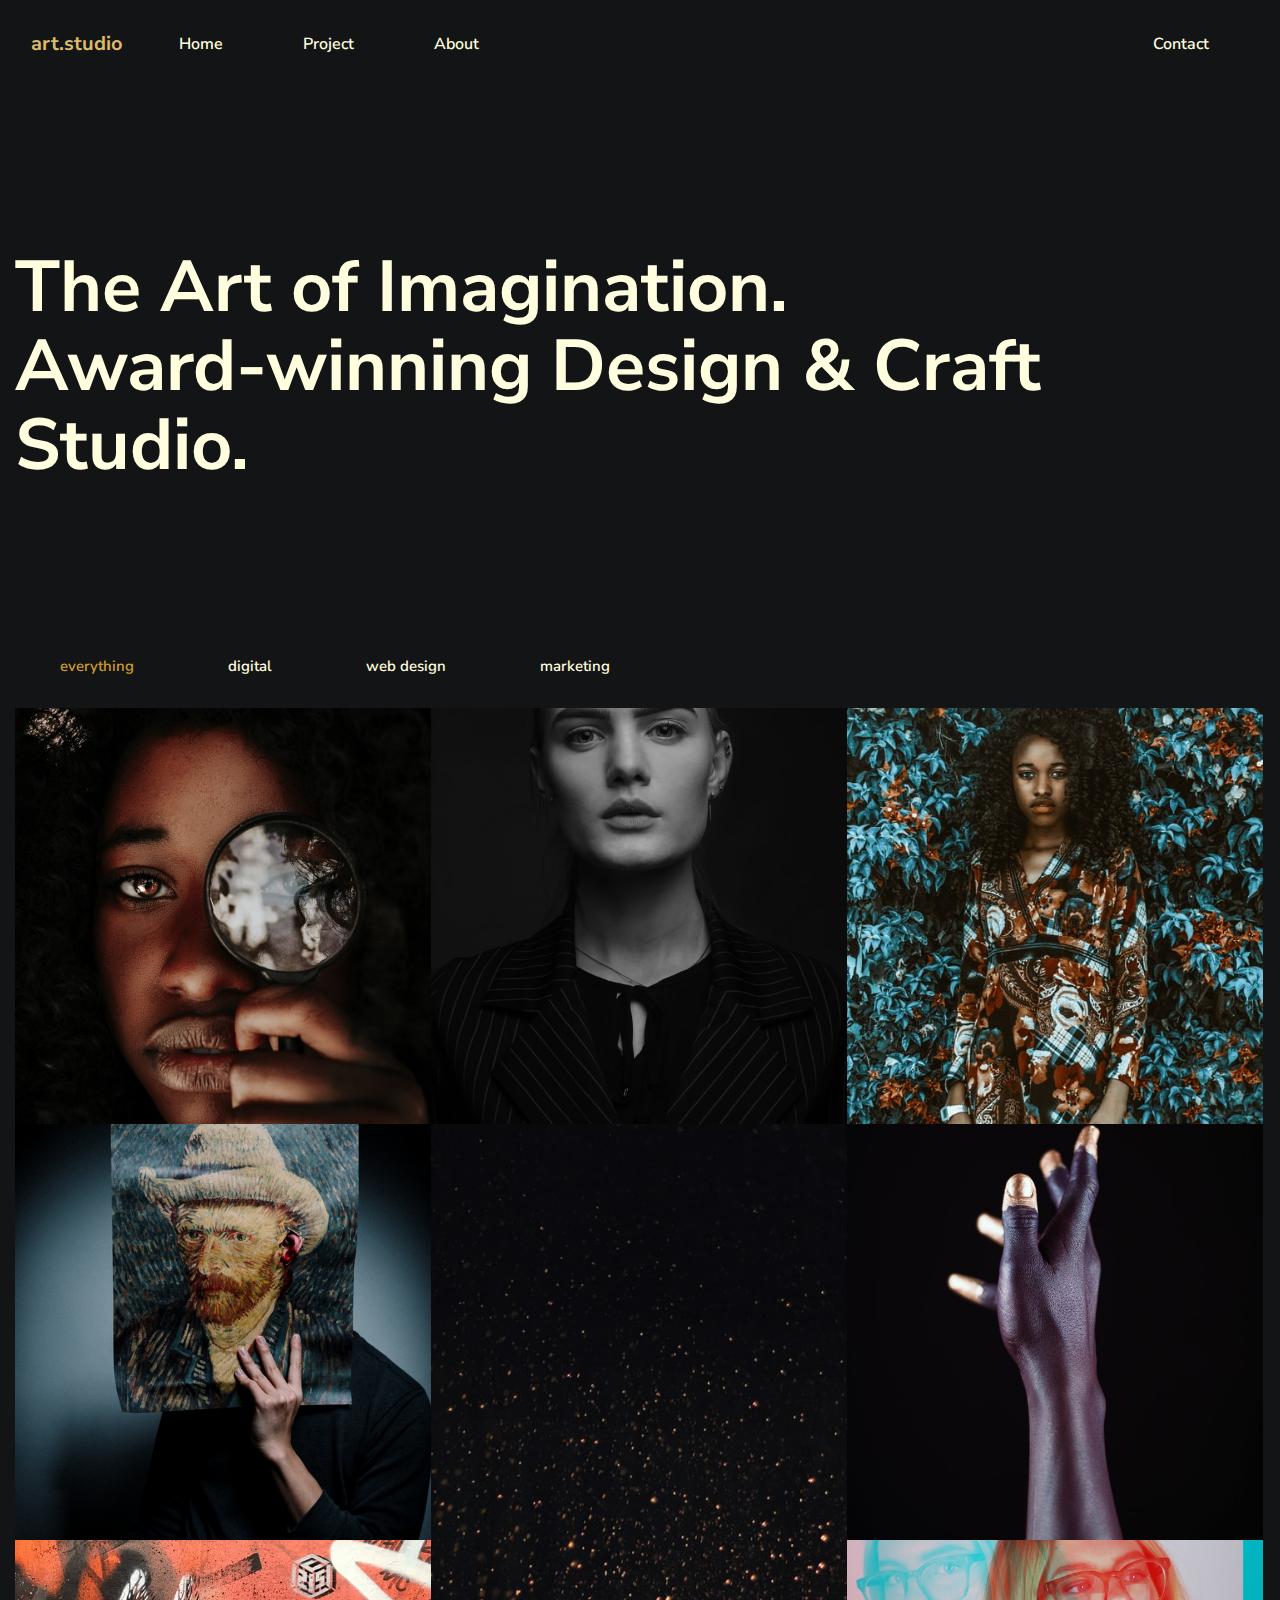
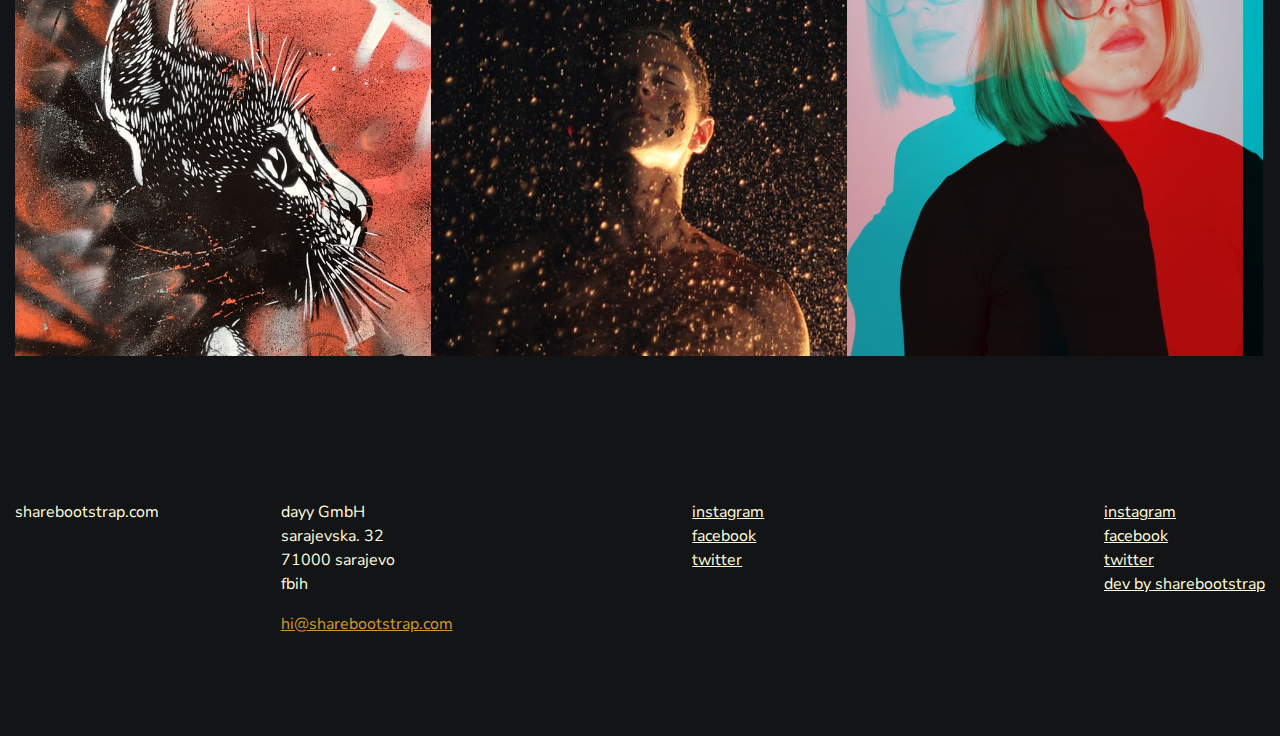
<file: index.html>
<!DOCTYPE html>
<html lang="en">

<head>
    <meta charset="utf-8">
    <meta name="viewport" content="width=device-width, initial-scale=1, shrink-to-fit=no">
    <meta http-equiv="X-UA-Compatible" content="ie=edge">
    <meta name="description" content="Free minimal portfolio web site template,minmal portfolio,porfolio,bootstrap template,html template,photography " />
    <title>Home - Free Minimal portfolio template.Art Studio template.</title>
    <link href="https://fonts.googleapis.com/css?family=Nunito+Sans:300,400,600,700,800,900&display=swap" rel="stylesheet">
    <link rel="stylesheet" href="assets/css/main.min.css">
    <link rel="stylesheet" href="assets/css/rtl.css">
</head>

<body>
    <div class="nav-main">
        <div class="container">
            <nav class="navbar navbar-expand-lg navbar-light">
                <a class="navbar-brand font-weight-bold" href="index.html">art.studio</a>
                <button class="navbar-toggler" type="button" data-toggle="collapse" data-target="#navbarNav" aria-controls="navbarNav" aria-expanded="false" aria-label="Toggle navigation">
                    <span class="navbar-toggler-icon"></span>
                </button>
                <div class="collapse navbar-collapse" id="navbarNav">
                    <ul class="navbar-nav">
                        <li class="nav-item">
                            <a class="nav-link" href="index.html">Home</a>
                        </li>
                        <li class="nav-item">
                            <a class="nav-link" href="project.html">Project</a>
                        </li>

                        <li class="nav-item">
                            <a class="nav-link" href="about.html">About</a>
                        </li>
                    </ul>

                    <ul class="navbar-nav ml-auto">


                        <li class="nav-item">
                            <a class="nav-link" href="contact.html">Contact</a>
                        </li>
                    </ul>
                </div>
            </nav>
            <!--end:Nav -->
        </div>
    </div>
    <!--end:Navigation -->
    <main role="main">
        <section class="intro">
            <div class="container">
                <div class="row d-flex  align-items-start">
                    <div class="col-md-11">
                        <h1 class="display-3">The Art of Imagination.<br>Award-winning Design &amp; Craft Studio.</h1>
                    </div>
                </div>
            </div>
        </section>
        <!--end:Intro -->
        <section class="space-md">
            <!-- portfolio -->
            <div id="portfolio" class="container">
                <div id="portfolio-filters">
                    <ul id="filters" class="p-0">
                        <li><a href="*" class="active">everything</a></li>
                        <li><a href=".digital">Digital</a></li>
                        <li><a href=".branding">Web Design</a></li>
                        <li><a href=".campaigns">Marketing</a></li>
                    </ul>
                </div>
                <div class="grid" data-cols="3" data-margin="0" data-height="1" data-masonry='{ "columnWidth": 200, "itemSelector": ".entry" }'>
                    <!-- entry -->
                    <div class="entry work-entry branding">
                        <a href="project.html">
                            <div class="entry-image imageBG" data-img="./assets/img/photo-1558212628-ad7f5fb28c5e.jpg"></div>
                            <div class="work-entry-hover">
                                <div class="work-entry-content">
                                    <div class="work-entry-title">Liber Finance</div>
                                    <div class="work-entry-cat">Web</div>
                                </div>
                            </div>
                        </a>
                    </div>
                    <!-- end:entry -->
                    <div class="entry work-entry digital">
                        <a href="project.html">
                            <div class="entry-image imageBG" data-img="./assets/img/photo-1558180702-95f1c3ae2ca3.jpg"></div>
                            <div class="work-entry-hover">
                                <div class="work-entry-content">
                                    <div class="work-entry-title">Aramark</div>
                                    <div class="work-entry-cat">Marketing</div>
                                </div>
                            </div>
                        </a>
                    </div>
                    <!-- end:entry -->
                    <div class="entry work-entry campaigns">
                        <a href="project.html">
                            <div class="entry-image imageBG" data-img="./assets/img/photo-1558118720-fa5cdebe6b3a.jpg"></div>
                            <div class="work-entry-hover">
                                <div class="work-entry-content">
                                    <div class="work-entry-title">Portfolio page</div>
                                    <div class="work-entry-cat">web design</div>
                                </div>
                            </div>
                        </a>
                    </div>
                    <!-- end:entry -->
                    <div class="entry work-entry branding">
                        <a href="project.html">
                            <div class="entry-image imageBG" data-img="./assets/img/photo-1558100984-01e6cd6fc9aa.jpg"></div>
                            <div class="work-entry-hover">
                                <div class="work-entry-content">
                                    <div class="work-entry-title">Sunday Breakfast</div>
                                    <div class="work-entry-cat">Branding</div>
                                </div>
                            </div>
                        </a>
                    </div>
                    <!-- end:entry -->
                    <div class="entry work-entry campaigns h2">
                        <a href="project.html">
                            <div class="entry-image imageBG" data-img="./assets/img/photo-1494475673543-6a6a27143fc8.jpg"></div>
                            <div class="work-entry-hover">
                                <div class="work-entry-content">
                                    <div class="work-entry-title">Sunday Breakfast</div>
                                    <div class="work-entry-cat">All</div>
                                </div>
                            </div>
                        </a>
                    </div>
                    <!-- end:entry -->
                    <div class="entry work-entry branding digital">
                        <a href="project.html">
                            <div class="entry-image imageBG" data-img="./assets/img/photo-1557941760-987c3f403d5a.jpg"></div>
                            <div class="work-entry-hover">
                                <div class="work-entry-content">
                                    <div class="work-entry-title">Pine Street</div>
                                    <div class="work-entry-cat">Web + Digital</div>
                                </div>
                            </div>
                        </a>
                    </div>
                    <!-- end:entry -->
                    <div class="entry work-entry digital">
                        <a href="project.html">
                            <div class="entry-image imageBG" data-img="./assets/img/photo-1534073828943-f801091bb18c.jpg"></div>
                            <div class="work-entry-hover">
                                <div class="work-entry-content">
                                    <div class="work-entry-title">Mobipaid</div>
                                    <div class="work-entry-cat">Branding</div>
                                </div>
                            </div>
                        </a>
                    </div>
                    <!-- end:entry -->
                    <div class="entry work-entry brading">
                        <a href="project.html">
                            <div class="entry-image imageBG" data-img="./assets/img/photo-1484755560615-a4c64e778a6c.jpg"></div>
                            <div class="work-entry-hover">
                                <div class="work-entry-content">
                                    <div class="work-entry-title">Solo Solution</div>
                                    <div class="work-entry-cat">Logo</div>
                                </div>
                            </div>
                        </a>
                    </div>
                    <!-- end:entry -->


                </div>
            </div>
            <!-- /end:portfolio -->
        </section>
    </main>
    <footer class="position-relative">
        <div class="container">
            <div class="row">

                <div class="col-lg-auto mt-4">
                    <p class="mb-4">sharebootstrap.com</p>
                </div>
                <div class="col-lg-3 mt-4 ml-auto">
                    <p>dayy GmbH
                        <br> sarajevska. 32
                        <br> 71000 sarajevo
                        <br> fbih
                    </p>
                        <a href="mailto:hi@yourdomain.com"><span style="text-decoration: underline;">hi@sharebootstrap.com</span></a>
                </div>
                <div class="col-lg-3 mt-4 ml-auto">
                    <ul class="list-unstyled footer-link">
                        <li><a href="#">instagram</a></li>
                        <li><a href="#">facebook</a></li>
                        <li><a href="#">twitter</a></li>
                    </ul>
                </div>
                <div class="col-lg-auto ml-lg-auto mt-4">
                    <ul class="list-unstyled footer-link">
                        <li><a href="#">instagram</a></li>
                        <li><a href="#">facebook</a></li>
                        <li><a href="#">twitter</a></li>
                        <!-- Please note.You are not allowed to remove credit link.Please respect that.-->
                        <li><a href="https://sharebootstrap.com">dev by sharebootstrap</a></li>
                    </ul>
                </div>
            </div>
            <!--/.row-->
        </div>
        <!--/.container-->
    </footer>
    <script src="assets/js/main.min.js"></script>
</body>

</html>
</file>
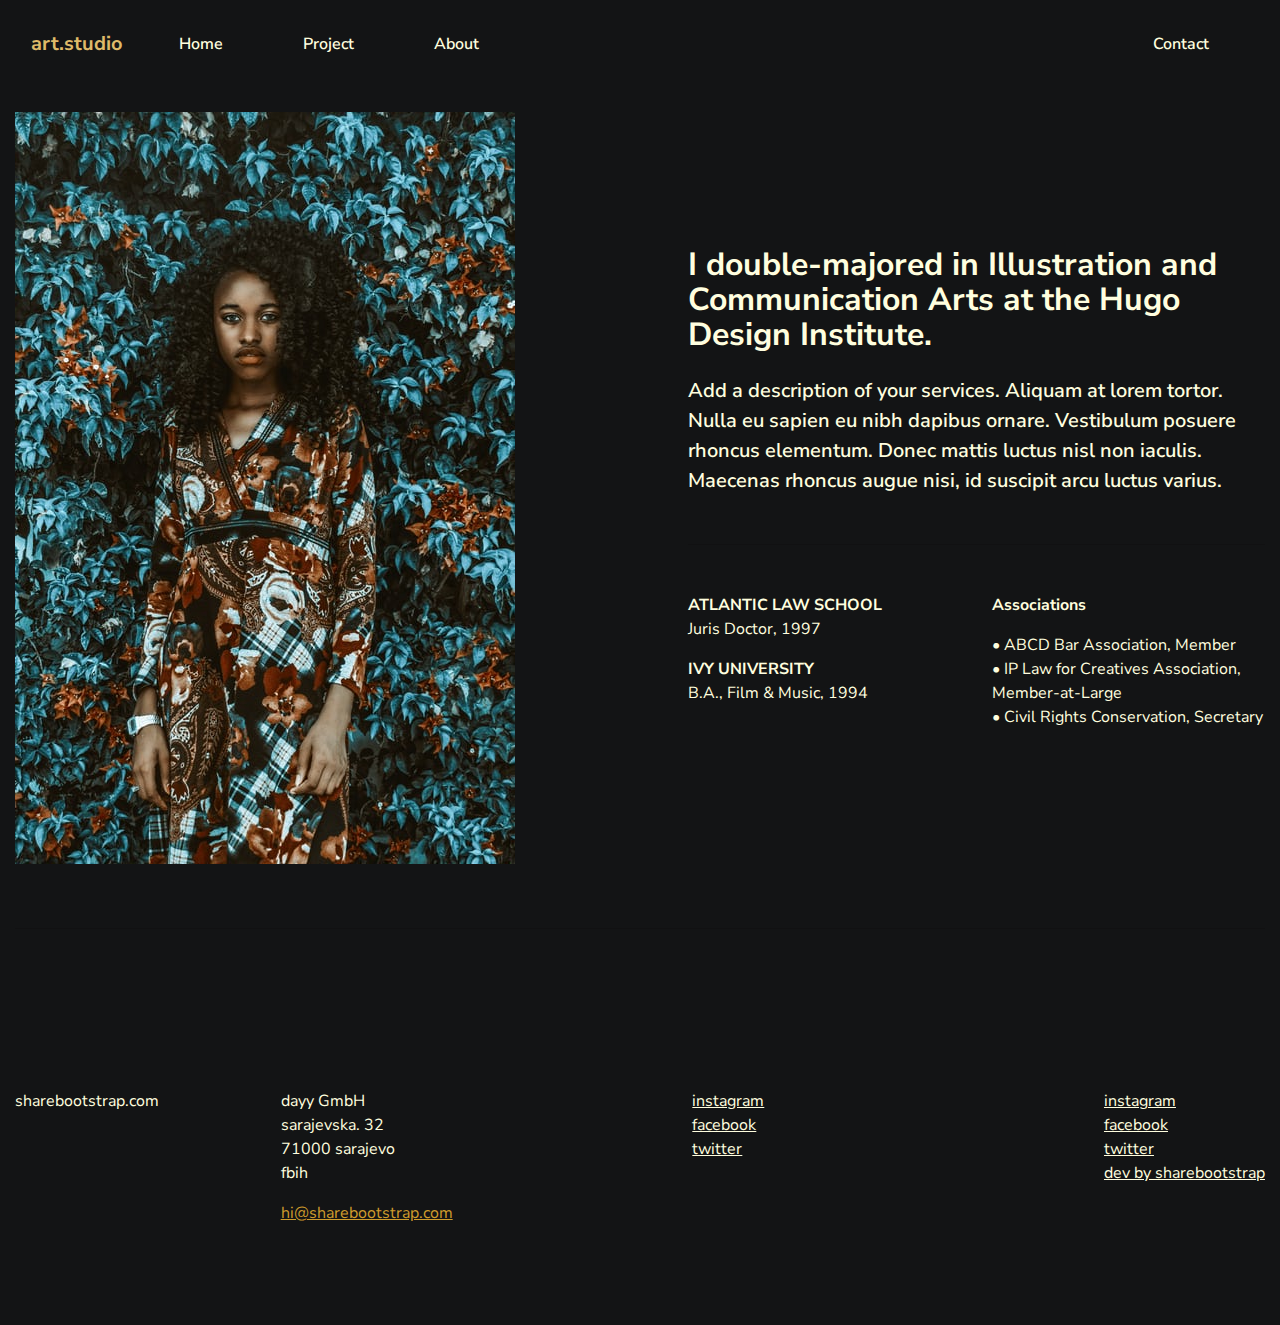
<file: about.html>
<!DOCTYPE html>
<html lang="en">

<head>
    <meta charset="utf-8">
    <meta name="viewport" content="width=device-width, initial-scale=1, shrink-to-fit=no">
    <meta http-equiv="X-UA-Compatible" content="ie=edge">
    <meta name="description" content="Free minimal portfolio web site template,minmal portfolio,porfolio,bootstrap template,html template,photography " />
    <title>Home - Free Minimal portfolio template.Art Studio template.</title>
    <link href="https://fonts.googleapis.com/css?family=Nunito+Sans:300,400,600,700,800,900&display=swap" rel="stylesheet">
    <link rel="stylesheet" href="assets/css/main.min.css">
    <link rel="stylesheet" href="assets/css/rtl.css">
</head>

<body>
    <div class="nav-main">
        <div class="container">
            <nav class="navbar navbar-expand-lg navbar-light">
                <a class="navbar-brand font-weight-bold" href="index.html">art.studio</a>
                <button class="navbar-toggler" type="button" data-toggle="collapse" data-target="#navbarNav" aria-controls="navbarNav" aria-expanded="false" aria-label="Toggle navigation">
                    <span class="navbar-toggler-icon"></span>
                </button>
                <div class="collapse navbar-collapse" id="navbarNav">
                    <ul class="navbar-nav">
                        <li class="nav-item">
                            <a class="nav-link" href="index.html">Home</a>
                        </li>
                        <li class="nav-item">
                            <a class="nav-link" href="project.html">Project</a>
                        </li>

                        <li class="nav-item">
                            <a class="nav-link" href="about.html">About</a>
                        </li>
                    </ul>

                    <ul class="navbar-nav ml-auto">


                        <li class="nav-item">
                            <a class="nav-link" href="contact.html">Contact</a>
                        </li>
                    </ul>
                </div>
            </nav>
            <!--end:Nav -->
        </div>
    </div>
    <!--end:Navigation -->
    <main role="main">
        <section class="pt-4">
            <div class="container">
                <div class="row d-flex align-items-center">
                    <div class="col-md-6">
                        <figure><img src="./assets/img/photo-1558118720-fa5cdebe6b3a.jpg" alt="" class="img-fluid">
                        </figure>
                    </div>
                    <!-- end:col -->
                    <div class="col-md-6 pl-lg-5 pl-md-5">
                        <h2>
                            I double-majored in Illustration and Communication Arts at the Hugo Design Institute.
                        </h2>
                        <p class="lead mt-4">Add a description of your services. Aliquam at lorem tortor. Nulla eu sapien eu nibh dapibus ornare. Vestibulum posuere rhoncus elementum. Donec mattis luctus nisl non iaculis. Maecenas rhoncus augue nisi, id suscipit arcu luctus varius.</p>
                        <hr class="mt-5">
                        <div class="row mt-5">
                            <div class="col-md-6">
                                <p><strong>ATLANTIC LAW SCHOOL</strong>
                                    <br>Juris Doctor, 1997</p>
                                    <p><strong>IVY UNIVERSITY</strong>
                                        <br>B.A., Film &amp; Music, 1994</p>
                            </div>
                            <div class="col-md-6">
                                <p><strong>Associations</strong>
                                    <br>
                                    <p>• ABCD Bar Association, Member
                                        <br>• IP Law for Creatives Association, Member-at-Large
                                        <br>• Civil Rights Conservation, Secretary</p>
                            </div>
                        </div>
                    </div>
                    <!-- end:col -->
                </div>
                <hr class="mt-5">
            </div>
        </section>
    </main>
    <footer class="position-relative">
        <div class="container">
            <div class="row">

                <div class="col-lg-auto mt-4">
                    <p class="mb-4">sharebootstrap.com</p>
                </div>
                <div class="col-lg-3 mt-4 ml-auto">
                    <p>dayy GmbH
                        <br> sarajevska. 32
                        <br> 71000 sarajevo
                        <br> fbih
                    </p>
                        <a href="mailto:hi@yourdomain.com"><span style="text-decoration: underline;">hi@sharebootstrap.com</span></a>
                </div>
                <div class="col-lg-3 mt-4 ml-auto">
                    <ul class="list-unstyled footer-link">
                        <li><a href="#">instagram</a></li>
                        <li><a href="#">facebook</a></li>
                        <li><a href="#">twitter</a></li>
                    </ul>
                </div>
                <div class="col-lg-auto ml-lg-auto mt-4">
                    <ul class="list-unstyled footer-link">
                        <li><a href="#">instagram</a></li>
                        <li><a href="#">facebook</a></li>
                        <li><a href="#">twitter</a></li>
                        <!-- Please note.You are not allowed to remove credit link.Please respect that.-->
                        <li><a href="https://sharebootstrap.com">dev by sharebootstrap</a></li>
                    </ul>
                </div>
            </div>
            <!--/.row-->
        </div>
        <!--/.container-->
    </footer>
    <script src="assets/js/main.min.js"></script>
</body>

</html>
</file>
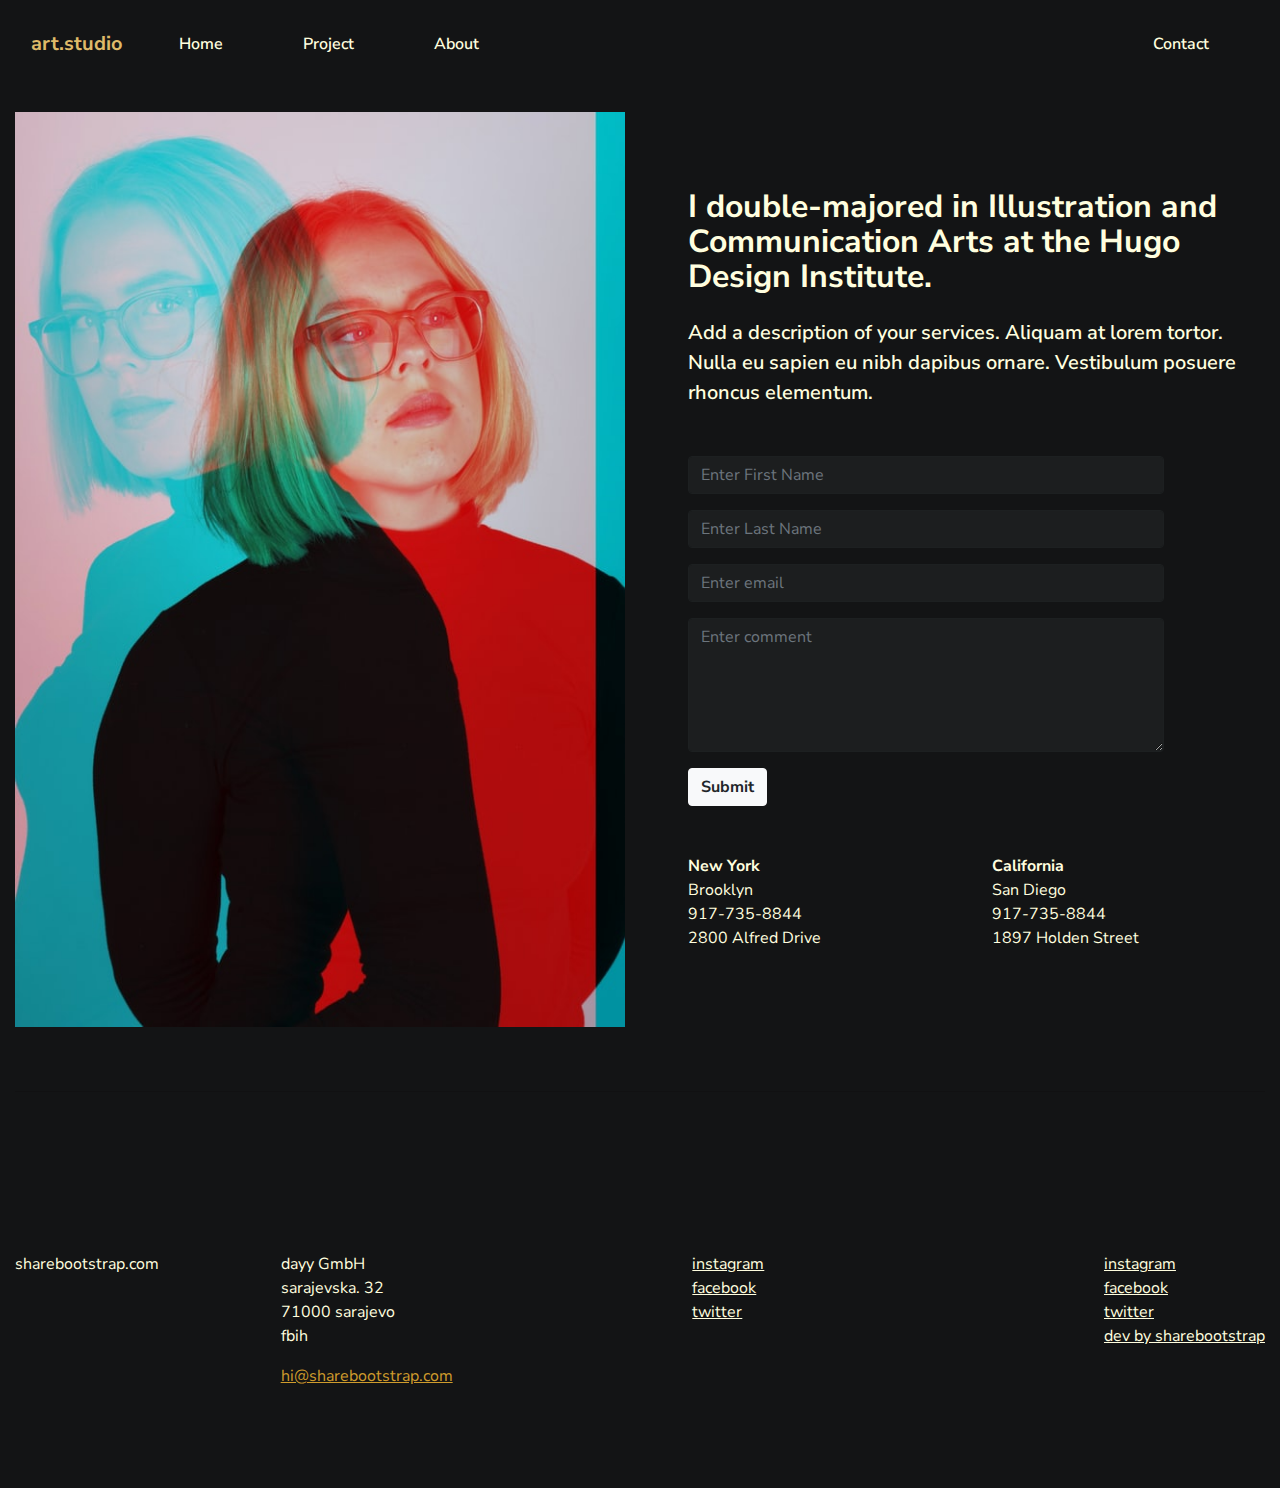
<file: contact.html>
<!DOCTYPE html>
<html lang="en">

<head>
    <meta charset="utf-8">
    <meta name="viewport" content="width=device-width, initial-scale=1, shrink-to-fit=no">
    <meta http-equiv="X-UA-Compatible" content="ie=edge">
    <meta name="description" content="Free minimal portfolio web site template,minmal portfolio,porfolio,bootstrap template,html template,photography " />
    <title>Home - Free Minimal portfolio template.Art Studio template.</title>
    <link href="https://fonts.googleapis.com/css?family=Nunito+Sans:300,400,600,700,800,900&display=swap" rel="stylesheet">
    <link rel="stylesheet" href="assets/css/main.min.css">
    <link rel="stylesheet" href="assets/css/rtl.css">
</head>

<body>
    <div class="nav-main">
        <div class="container">
            <nav class="navbar navbar-expand-lg navbar-light">
                <a class="navbar-brand font-weight-bold" href="index.html">art.studio</a>
                <button class="navbar-toggler" type="button" data-toggle="collapse" data-target="#navbarNav" aria-controls="navbarNav" aria-expanded="false" aria-label="Toggle navigation">
                    <span class="navbar-toggler-icon"></span>
                </button>
                <div class="collapse navbar-collapse" id="navbarNav">
                    <ul class="navbar-nav">
                        <li class="nav-item">
                            <a class="nav-link" href="index.html">Home</a>
                        </li>
                        <li class="nav-item">
                            <a class="nav-link" href="project.html">Project</a>
                        </li>

                        <li class="nav-item">
                            <a class="nav-link" href="about.html">About</a>
                        </li>
                    </ul>

                    <ul class="navbar-nav ml-auto">


                        <li class="nav-item">
                            <a class="nav-link" href="contact.html">Contact</a>
                        </li>
                    </ul>
                </div>
            </nav>
            <!--end:Nav -->
        </div>
    </div>
    <!--end:Navigation -->
    <main role="main">
        <section class="pt-4">
            <div class="container">
                <div class="row d-flex align-items-center justify-content-start">
                    <div class="col-md-6">
                        <figure><img src="./assets/img/photo-1484755560615-a4c64e778a6c.jpg" alt="" class="img-fluid">
                        </figure>
                    </div>
                    <!-- end:col -->
                    <div class="col-md-6 pl-lg-5 pl-md-5">
                        <h2>
                            I double-majored in Illustration and Communication Arts at the Hugo Design Institute.
                        </h2>
                        <p class="lead mt-4">Add a description of your services. Aliquam at lorem tortor. Nulla eu sapien eu nibh dapibus ornare. Vestibulum posuere rhoncus elementum.</p>


                        <div class="contact-form mt-5">
                            <div class="form-group row">

                                <div class="col-sm-10">
                                    <input type="text" class="form-control" id="fname" placeholder="Enter First Name" name="fname">
                                </div>
                            </div>
                            <div class="form-group row">

                                <div class="col-sm-10">
                                    <input type="text" class="form-control" id="lname" placeholder="Enter Last Name" name="lname">
                                </div>
                            </div>
                            <div class="form-group row">

                                <div class="col-sm-10">
                                    <input type="email" class="form-control" id="email" placeholder="Enter email" name="email">
                                </div>
                            </div>
                            <div class="form-group row">

                                <div class="col-sm-10">
                                    <textarea class="form-control" rows="5" id="comment" placeholder="Enter comment"></textarea>
                                </div>
                            </div>
                            <div class="form-group row">
                                <div class="col-sm-offset-2 col-sm-10">
                                    <button type="submit" class="btn btn-light font-weight-bold">Submit</button>
                                </div>
                            </div>
                        </div>
                        <!-- end:contact -->
                        <div class="row mt-5">
                            <div class="col-md-6">
                                <p>
                                    <strong>New York</strong>
                                    <br>
                                Brooklyn
                                    <br>
                                    917-735-8844
                                    <br>
                               2800  Alfred Drive
                                </p>
                            </div>
                            <!-- end:col -->
                            <div class="col-md-6">
                                <p>
                                    <strong>California</strong>
                                    <br>
                                    San Diego
                                    <br>
                                    917-735-8844
                                    <br>
                                    1897  Holden Street
                                </p>
                            </div>
                            <!-- end:col -->
                        </div>
                    </div>
                    <!-- end:col -->
                </div>
                <hr class="mt-5">
            </div>
        </section>
    </main>
    <footer class="position-relative">
        <div class="container">
            <div class="row">

                <div class="col-lg-auto mt-4">
                    <p class="mb-4">sharebootstrap.com</p>
                </div>
                <div class="col-lg-3 mt-4 ml-auto">
                    <p>dayy GmbH
                        <br> sarajevska. 32
                        <br> 71000 sarajevo
                        <br> fbih
                    </p>
                        <a href="mailto:hi@yourdomain.com"><span style="text-decoration: underline;">hi@sharebootstrap.com</span></a>
                </div>
                <div class="col-lg-3 mt-4 ml-auto">
                    <ul class="list-unstyled footer-link">
                        <li><a href="#">instagram</a></li>
                        <li><a href="#">facebook</a></li>
                        <li><a href="#">twitter</a></li>
                    </ul>
                </div>
                <div class="col-lg-auto ml-lg-auto mt-4">
                    <ul class="list-unstyled footer-link">
                        <li><a href="#">instagram</a></li>
                        <li><a href="#">facebook</a></li>
                        <li><a href="#">twitter</a></li>
                        <!-- Please note.You are not allowed to remove credit link.Please respect that.-->
                        <li><a href="https://sharebootstrap.com">dev by sharebootstrap</a></li>
                    </ul>
                </div>
            </div>
            <!--/.row-->
        </div>
        <!--/.container-->
    </footer>
    <script src="assets/js/main.min.js"></script>
</body>

</html>
</file>
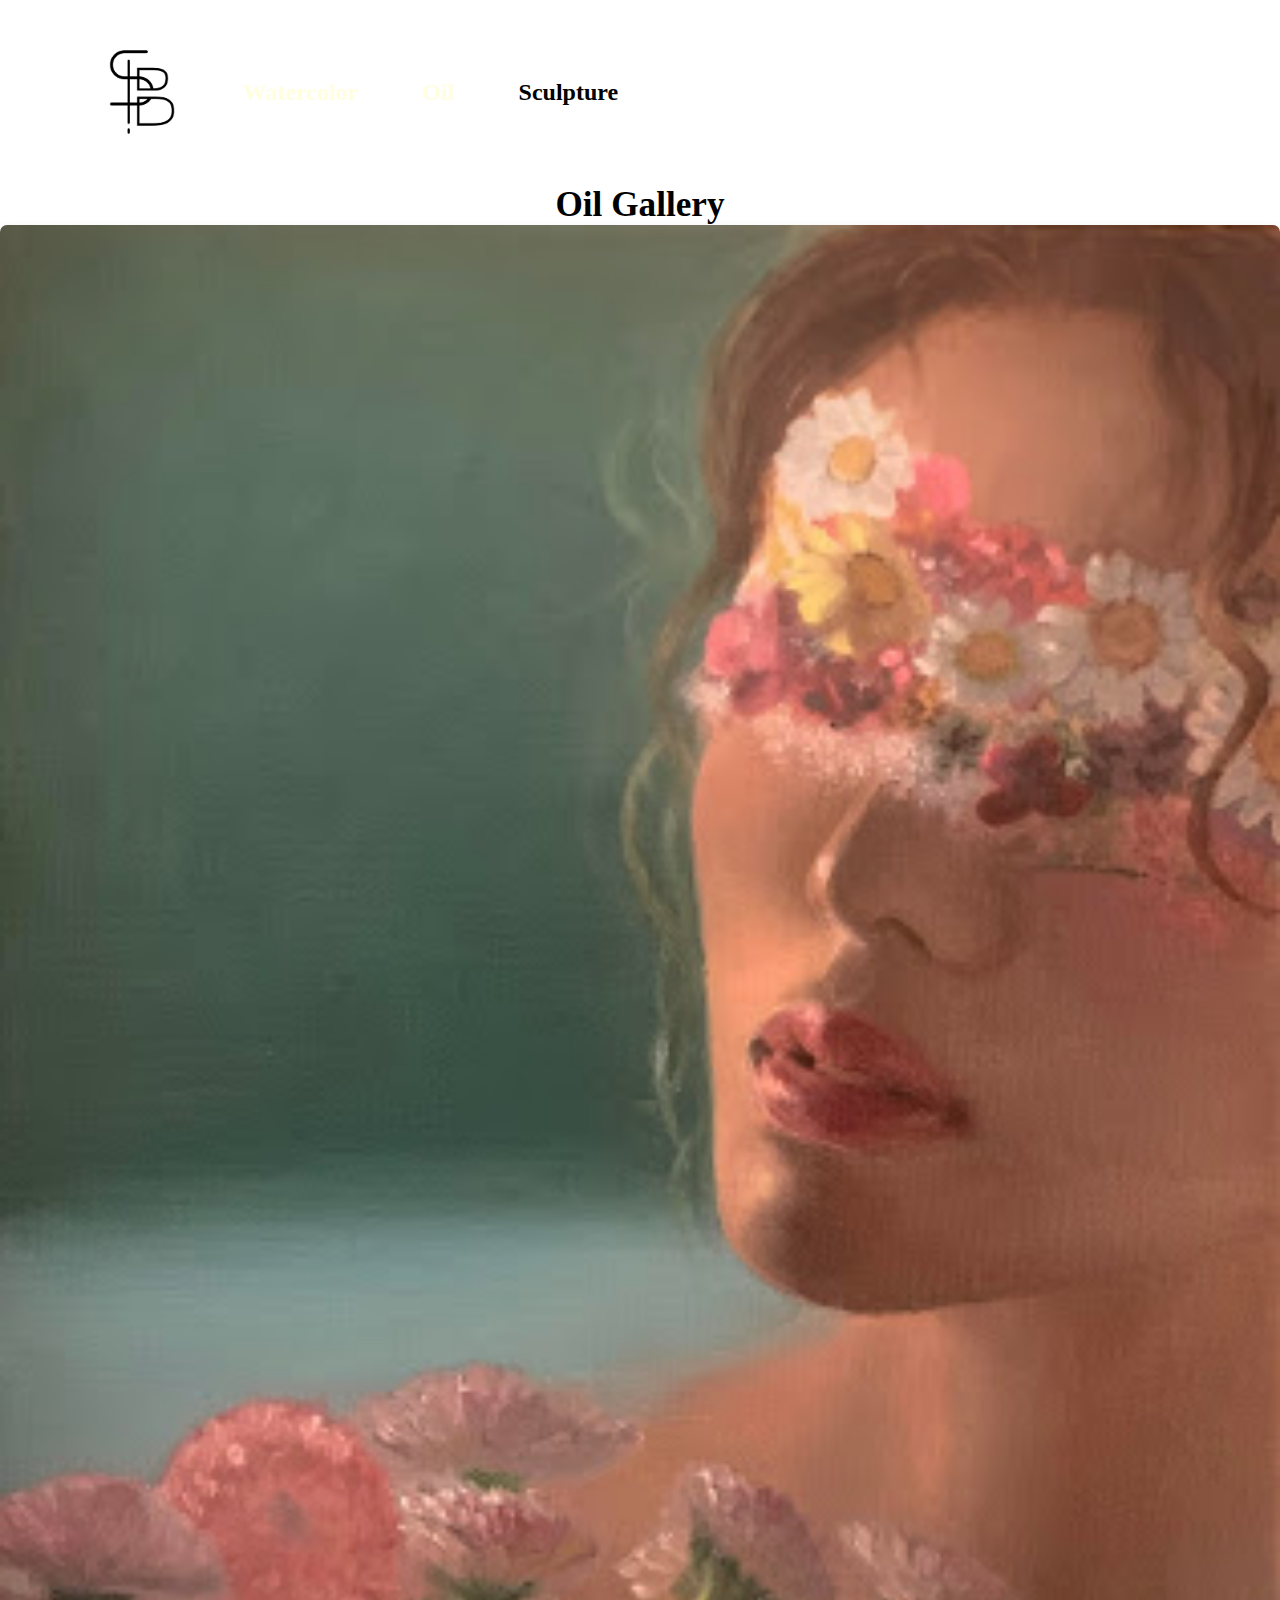
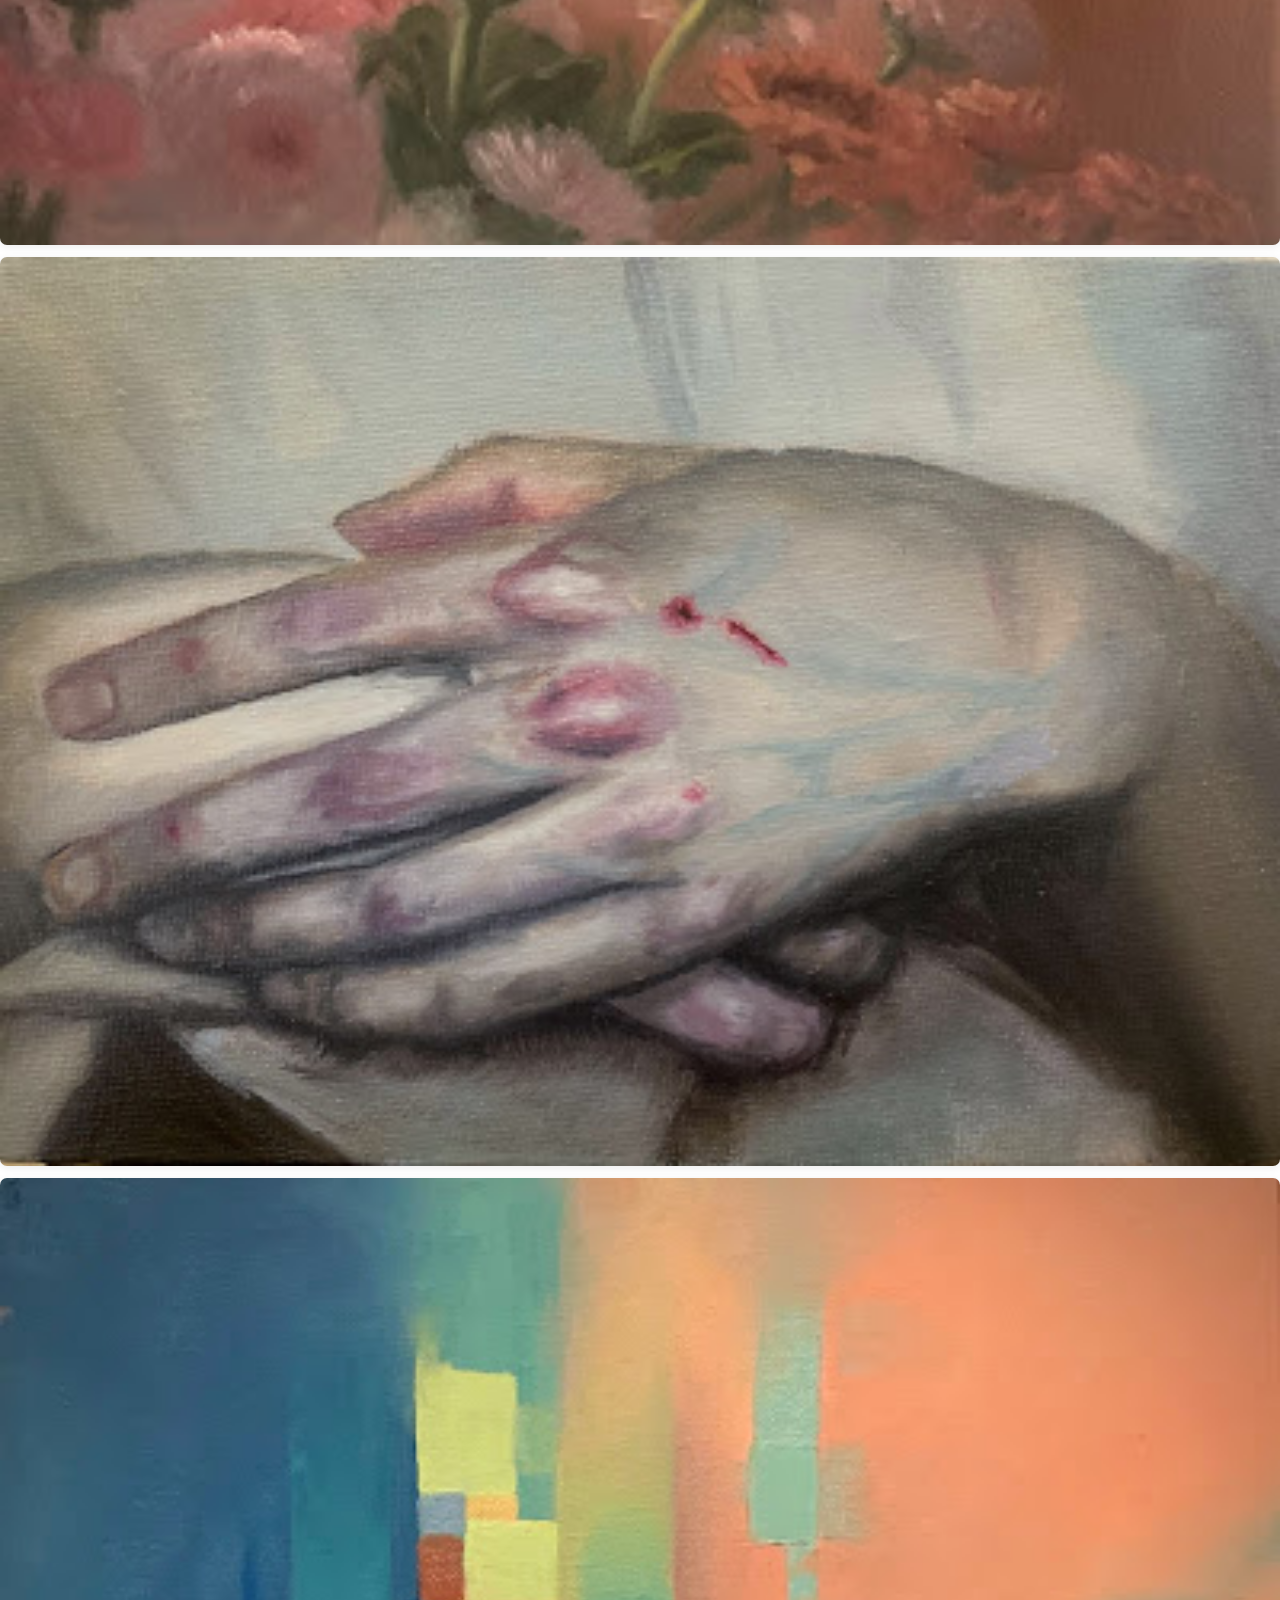
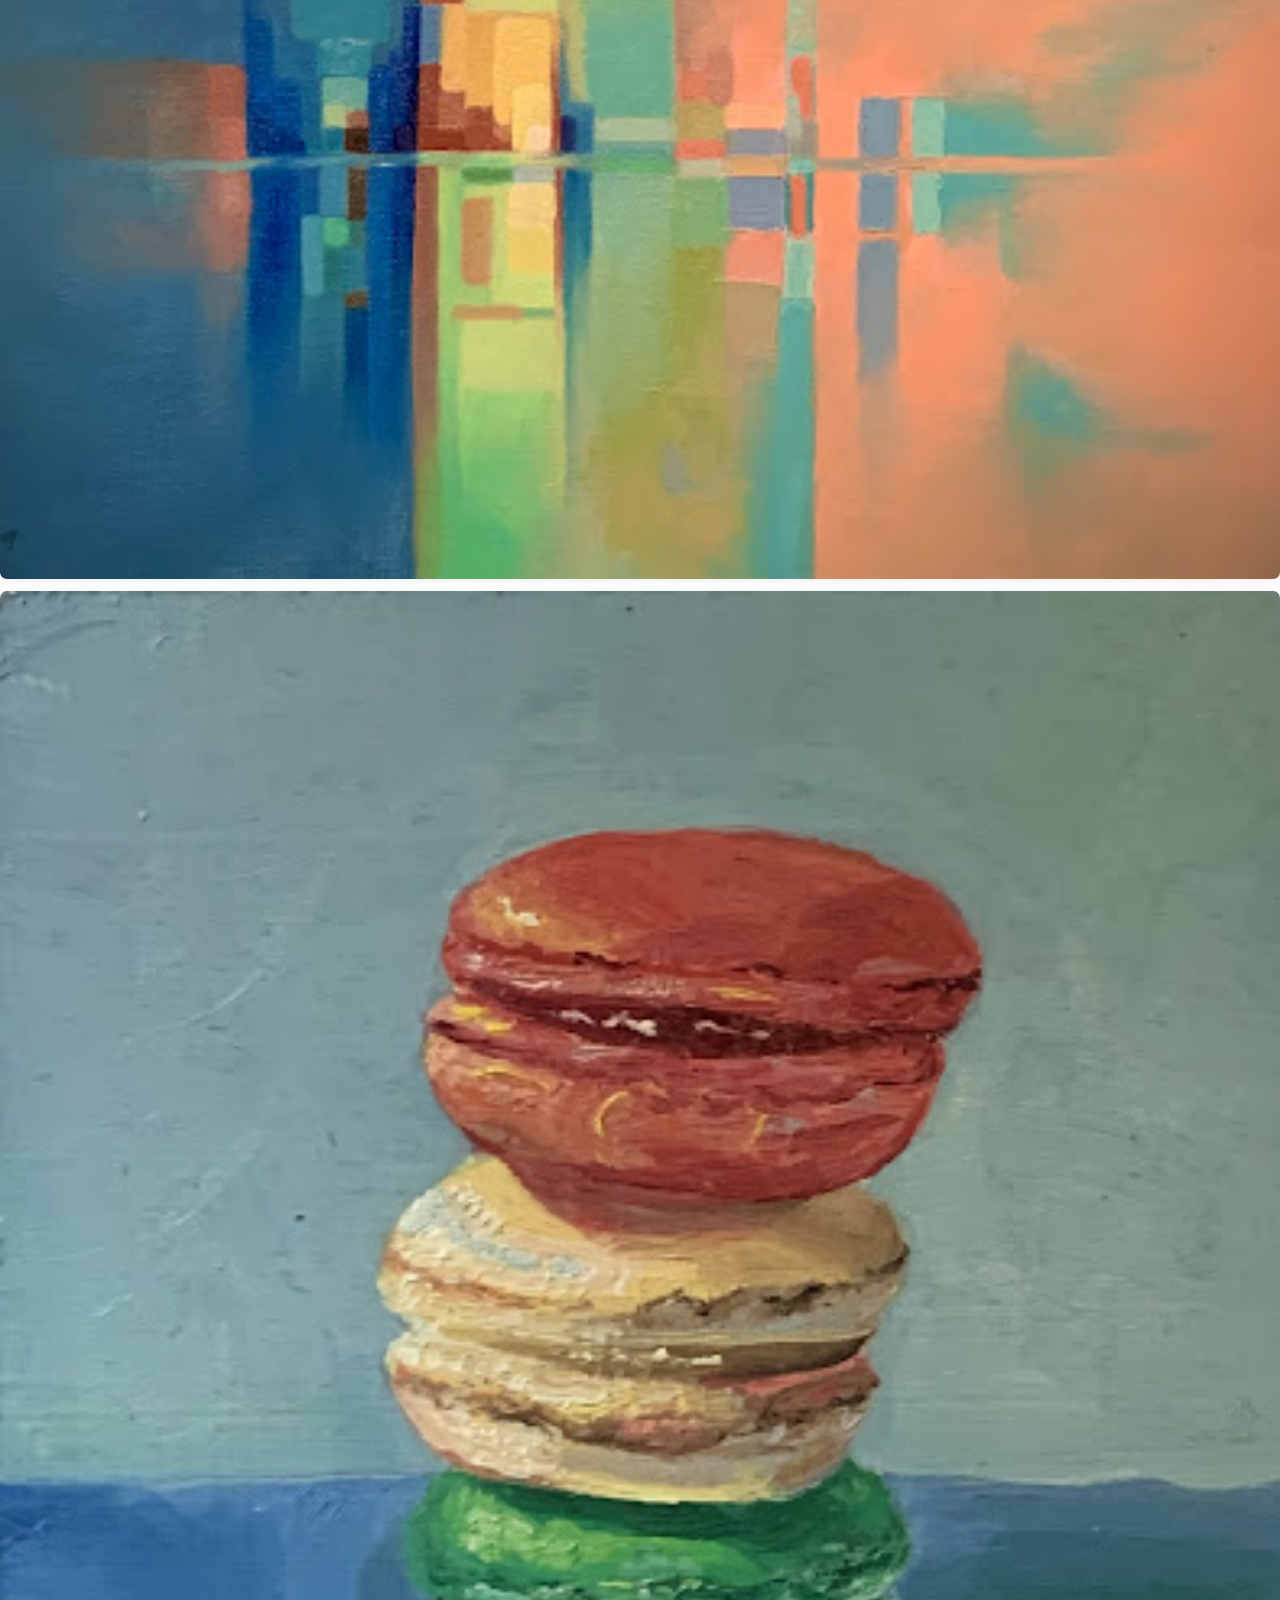
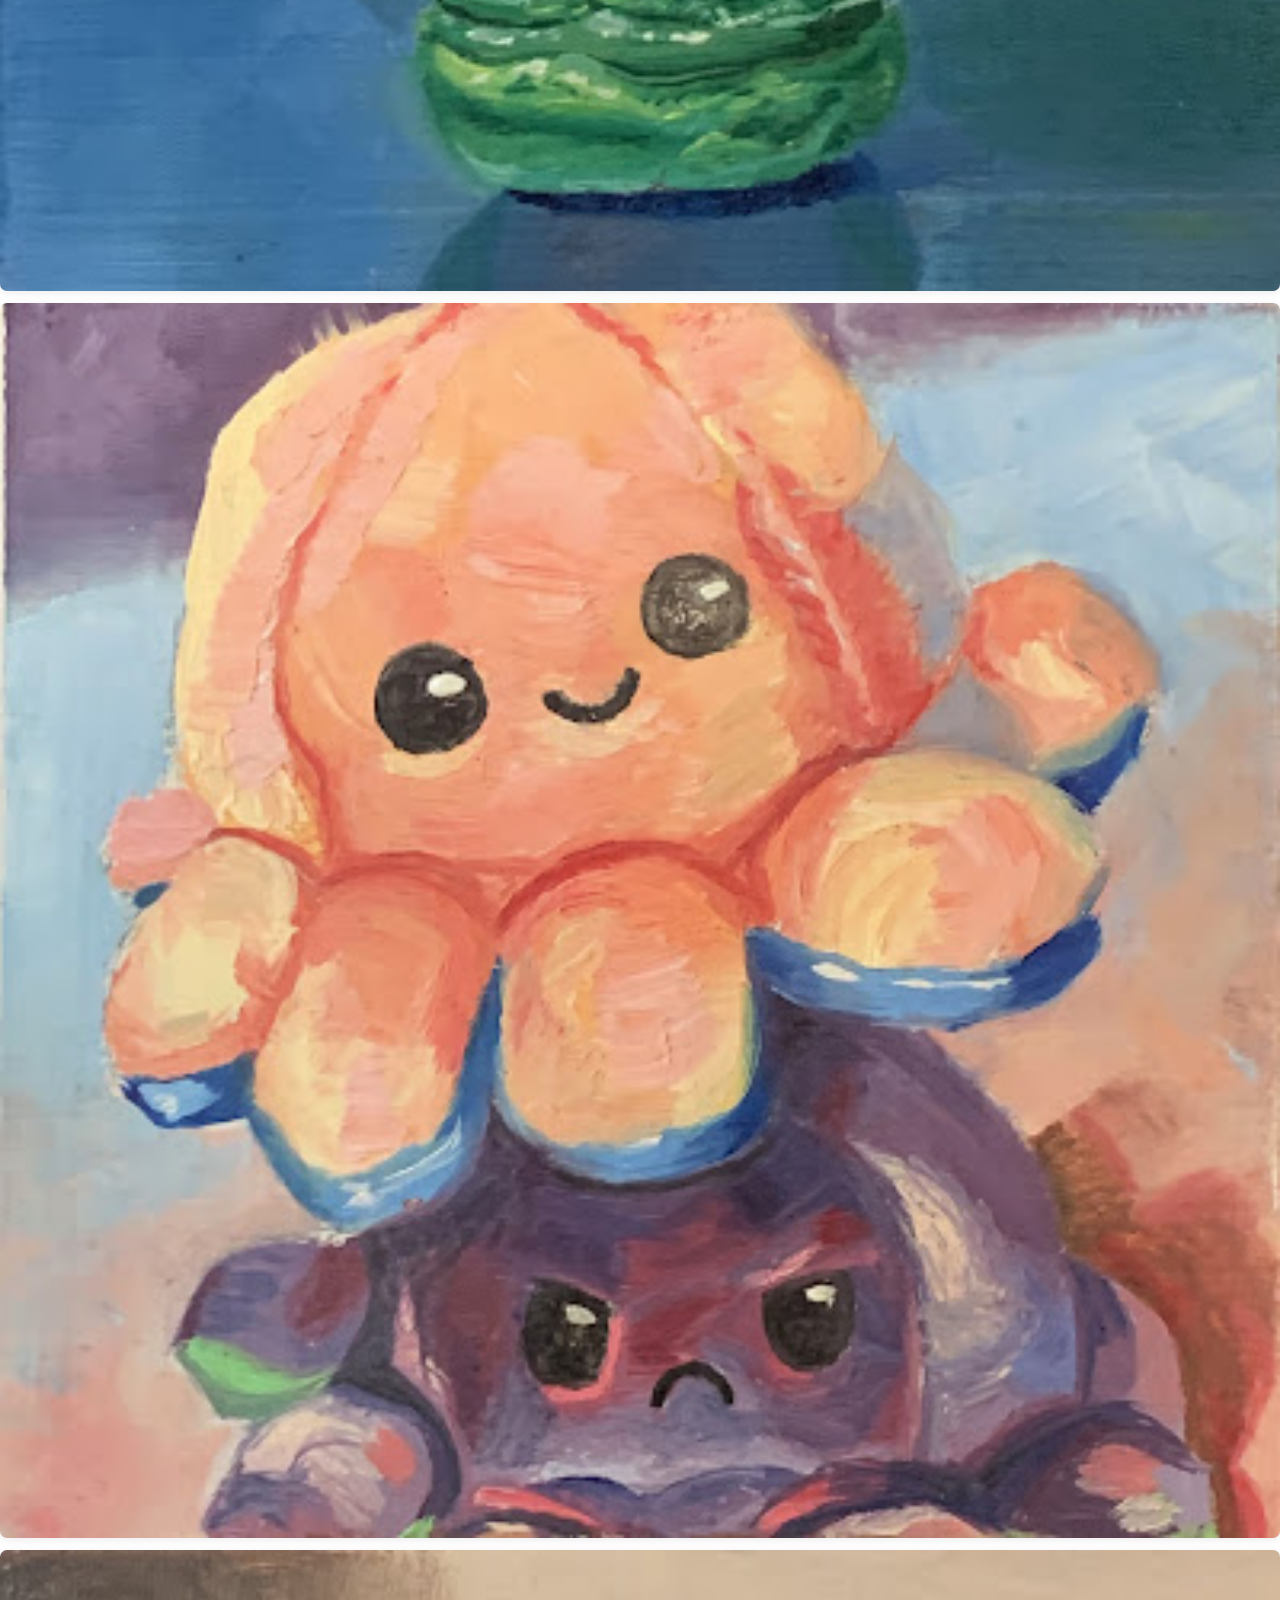
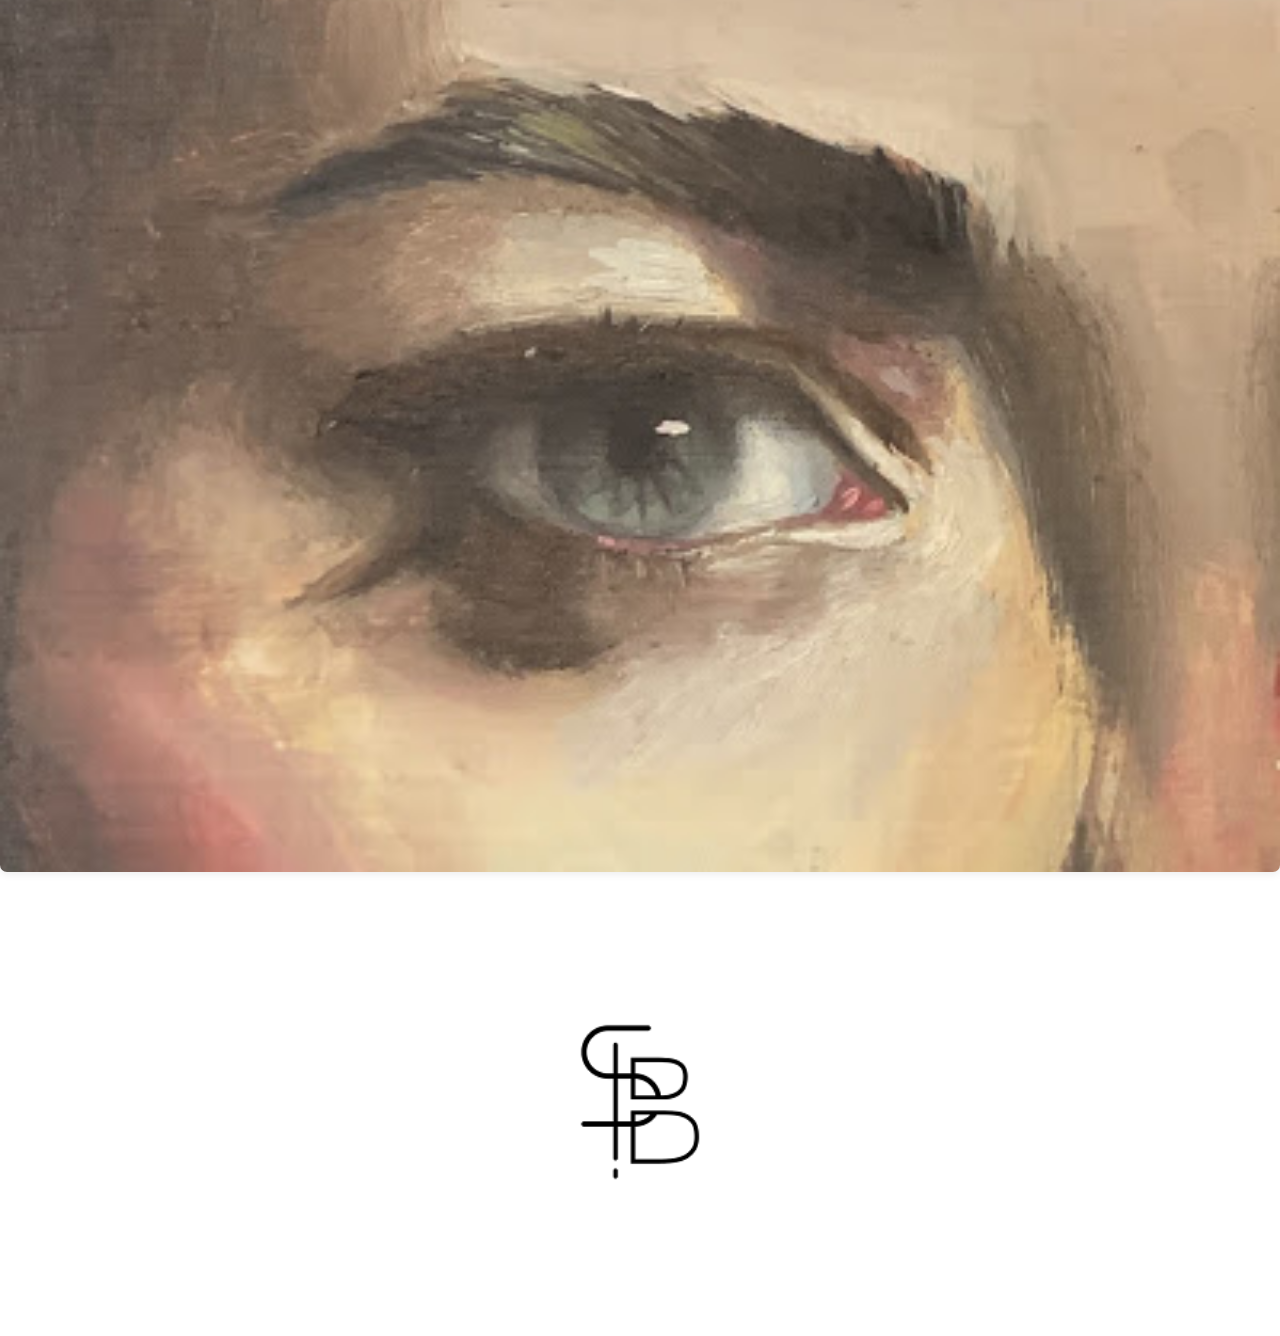
<file: oil.html>
<!DOCTYPE html>
<html lang="en">
<head>
    <meta charset="utf-8">
    <meta name="viewport" content="width=device-width, initial-scale=1">
    <title>Oil Gallery - Sandor Blanka</title>
    <link rel="stylesheet" href="assets/css/main.min.css">
    <link rel="stylesheet" href="assets/css/custom.css">
    <link rel="stylesheet" href="assets/css/gallery.css">
</head>
<body>
    <div class="nav-main">
        <div class="container">
            <nav class="navbar navbar-expand-lg navbar-light">
                <div class="collapse navbar-collapse" id="navbarNav">
                    <ul class="navbar-nav">
                        <li class="nav-item"><a class="nav-link" href="watercolor.html">Watercolor</a></li>
                        <li class="nav-item"><a class="nav-link" href="oil.html">Oil</a></li>
                        <li class="nav-item"><a class="nav-link" style="color:#000 !important; background:transparent !important;" href="sculpture.html">Sculpture</a></li>
                    </ul>
                </div>
            </nav>
        </div>
    </div>
    <div class="logo-top">
        <a href="index.html">
            <img src="assets/img/new_imgs/logo.png" alt="Logo" class="logo-img logo-img-top">
        </a>
    </div>
    <main role="main">
        <h1 class="main-title">Oil Gallery</h1>
        <div class="gallery-grid">
            <img src="assets/img/oil/ethereal death.jpg" alt="Ethereal Death" class="gallery-img">
            <img src="assets/img/oil/resilience in bruises.jpg" alt="Resilience in Bruises" class="gallery-img">
            <img src="assets/img/oil/geometric cityscape.jpg" alt="Geometric Cityscape" class="gallery-img">
            <img src="assets/img/oil/study_macarons.jpg" alt="Study Macarons" class="gallery-img">
            <img src="assets/img/oil/study_plush toys.jpg" alt="Study Plush Toys" class="gallery-img">
            <img src="assets/img/oil/study_eye.jpg" alt="Study Eye" class="gallery-img">
            <!-- Add more images as needed -->
        </div>
    </main>
    <!-- Modal for image expand -->
    <div id="imgModal" class="modal">
        <span class="close">&times;</span>
        <img class="modal-content" id="modalImg">
        <div id="caption"></div>
    </div>
    <footer class="position-relative">
        <div class="logo-bottom-wrapper">
            <img src="assets/img/new_imgs/logo.png" alt="Logo Large" class="logo-img logo-img-bottom">
        </div>
        <!-- footer unchanged -->
    </footer>
    <script src="assets/js/gallery.js"></script>
</body>
</html>
</file>
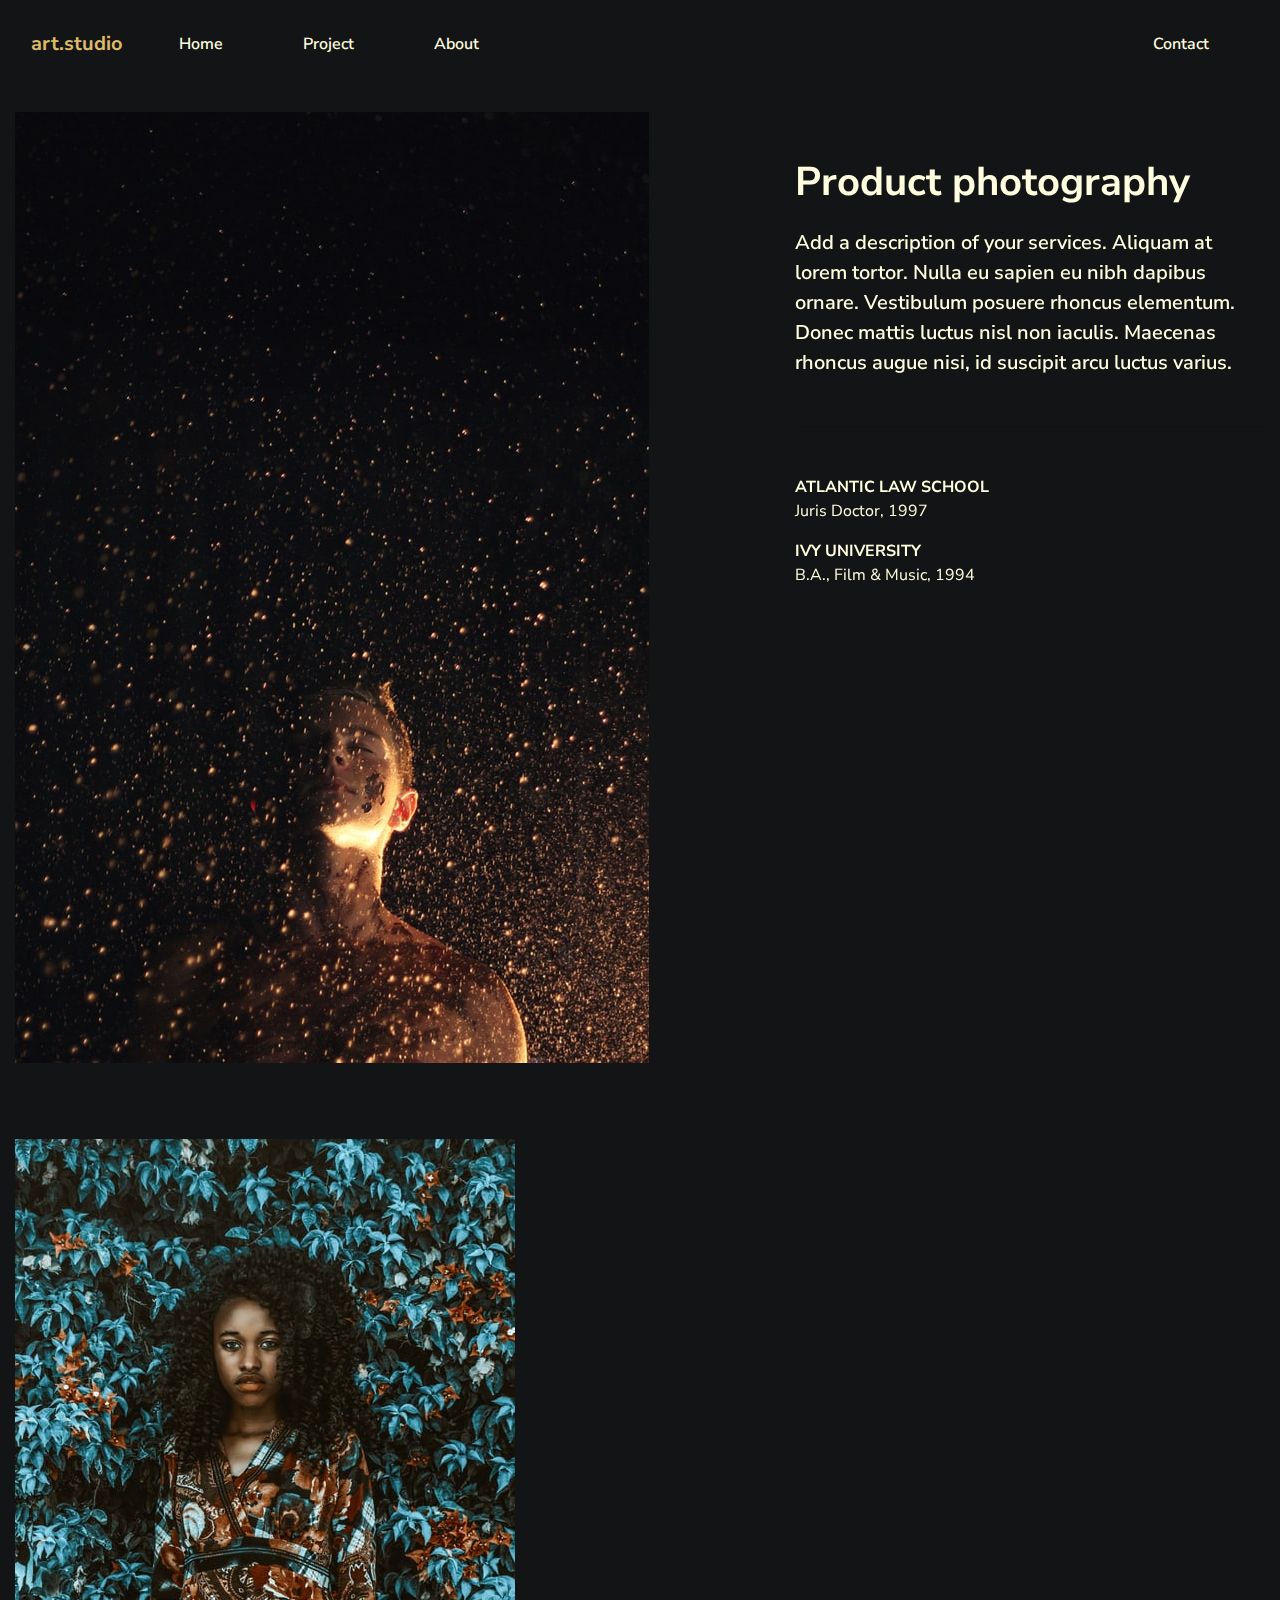
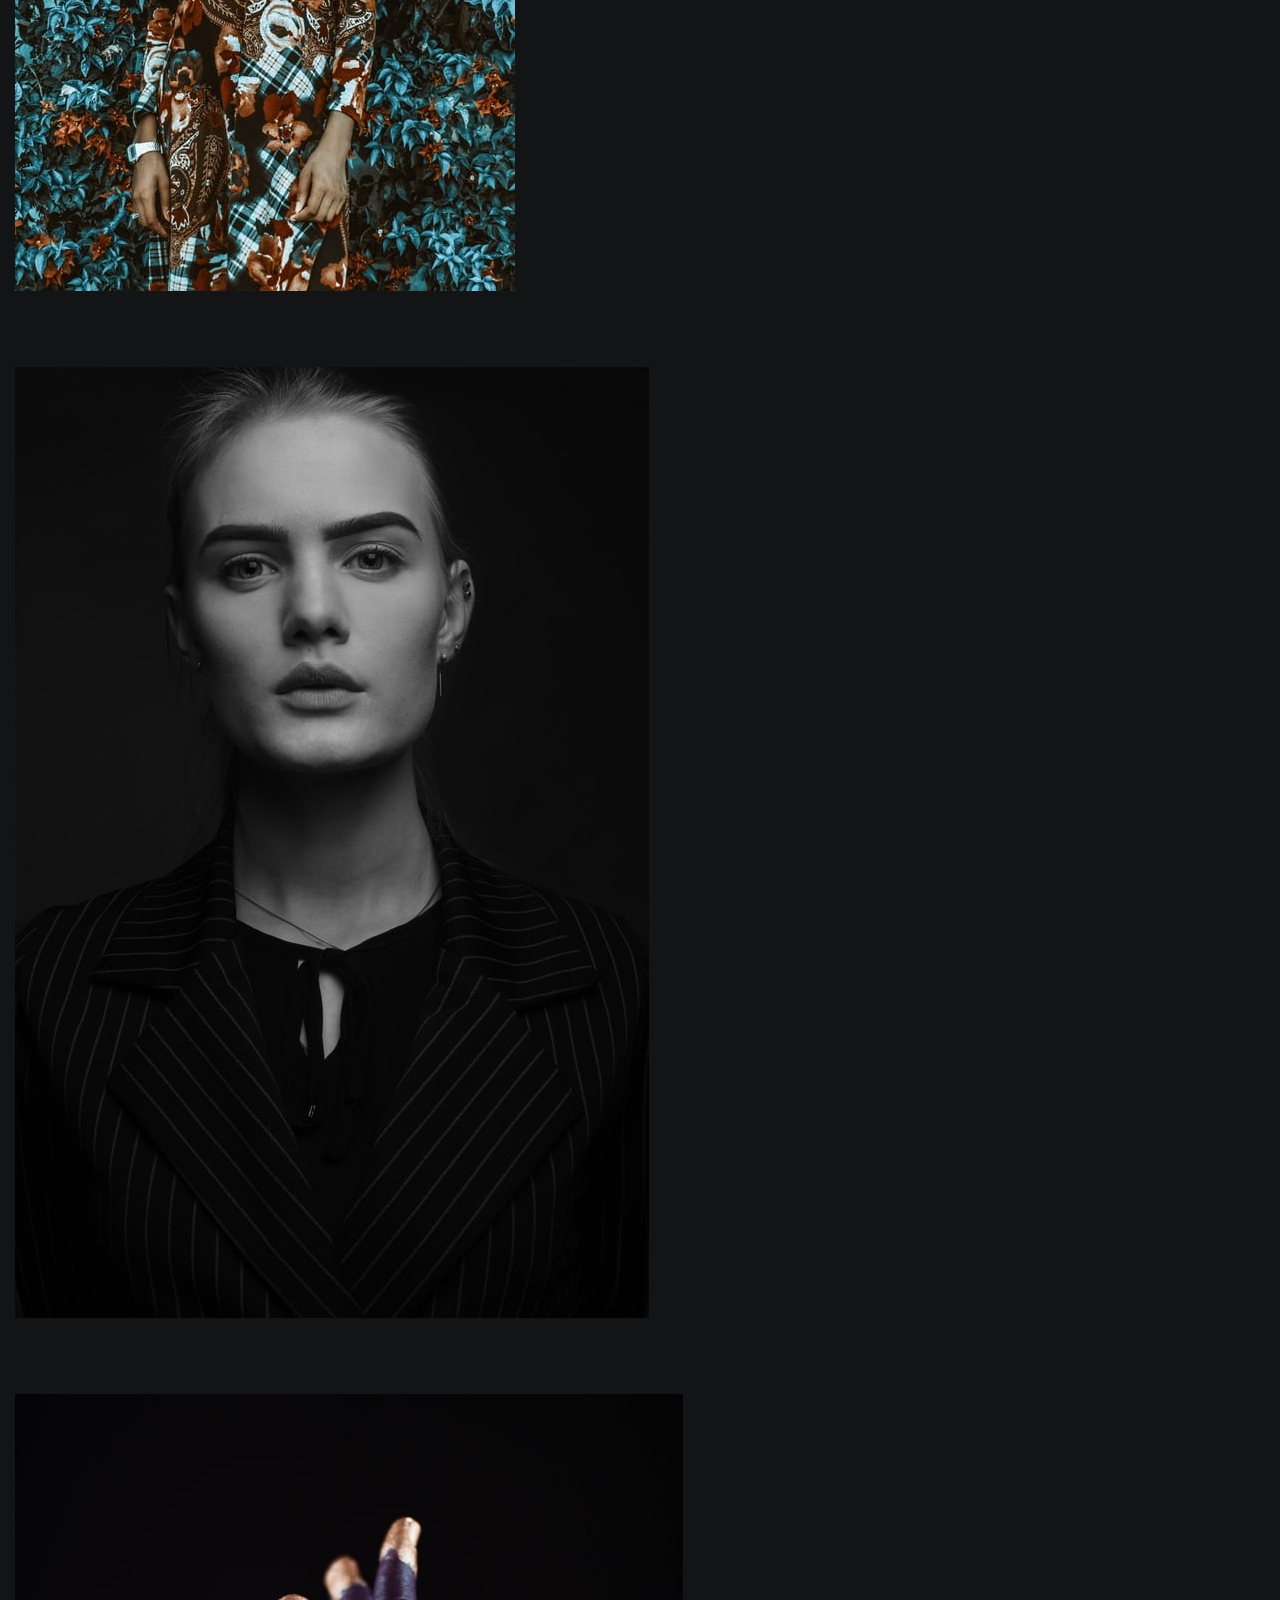
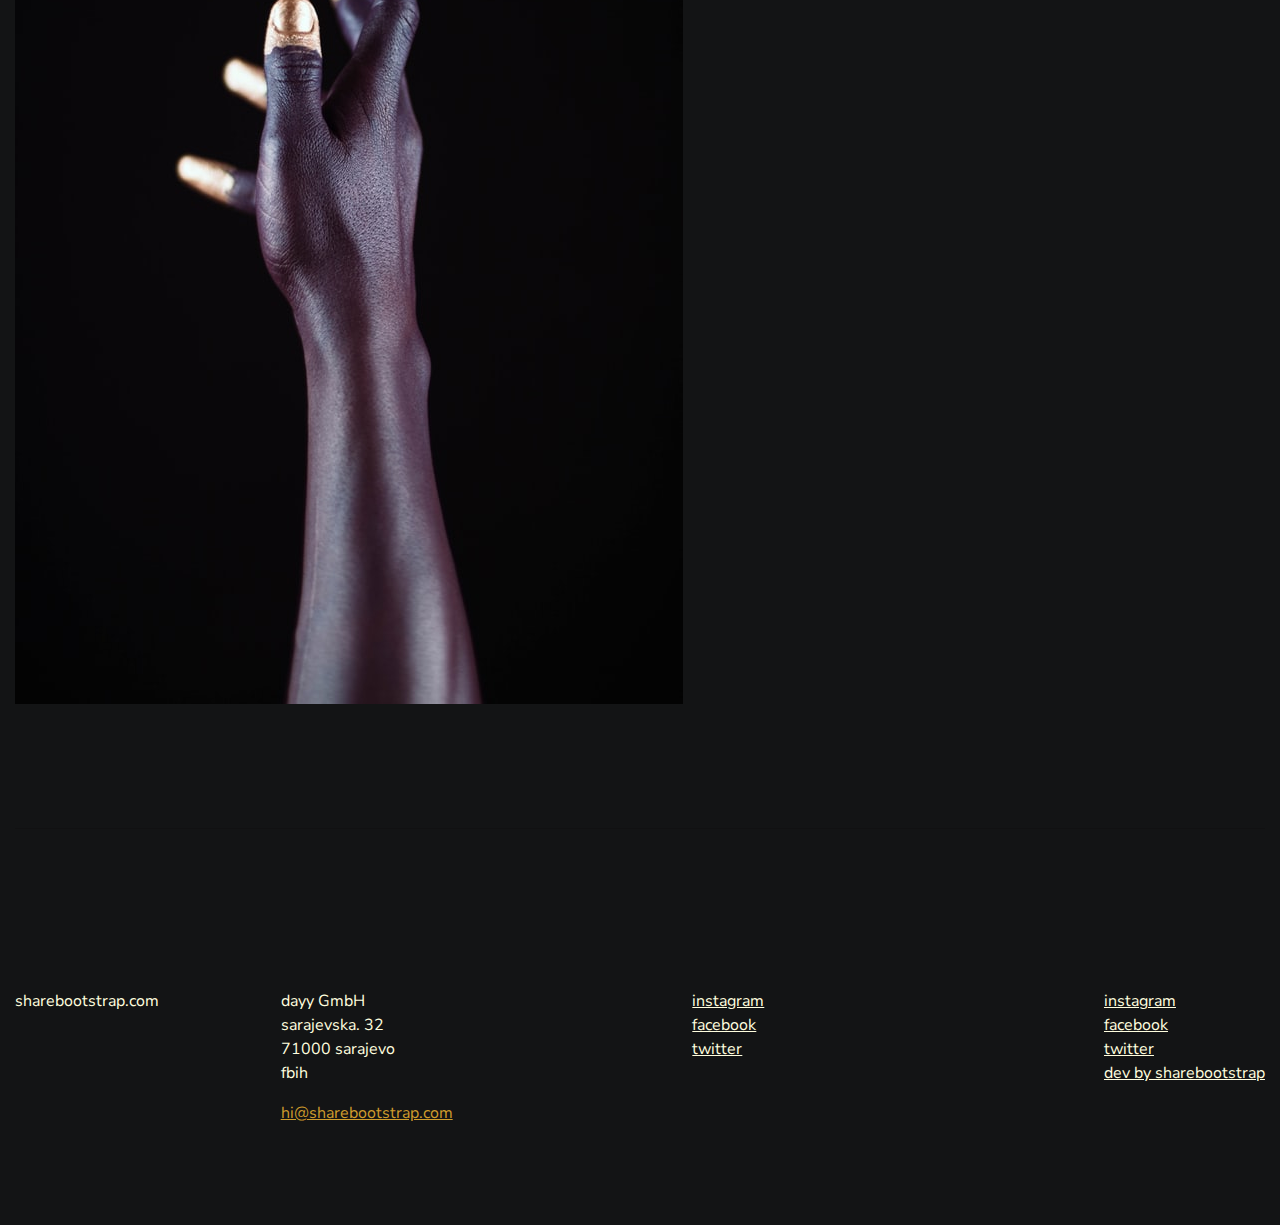
<file: project.html>
<!DOCTYPE html>
<html lang="en">

<head>
    <meta charset="utf-8">
    <meta name="viewport" content="width=device-width, initial-scale=1, shrink-to-fit=no">
    <meta http-equiv="X-UA-Compatible" content="ie=edge">
    <meta name="description" content="Free minimal portfolio web site template,minmal portfolio,porfolio,bootstrap template,html template,photography " />
    <title>Home - Free Minimal portfolio template.Art Studio template.</title>
    <link href="https://fonts.googleapis.com/css?family=Nunito+Sans:300,400,600,700,800,900&display=swap" rel="stylesheet">
    <link rel="stylesheet" href="assets/css/main.min.css">
    <link rel="stylesheet" href="assets/css/rtl.css">
</head>

<body>
    <div class="nav-main">
        <div class="container">
            <nav class="navbar navbar-expand-lg navbar-light">
                <a class="navbar-brand font-weight-bold" href="index.html">art.studio</a>
                <button class="navbar-toggler" type="button" data-toggle="collapse" data-target="#navbarNav" aria-controls="navbarNav" aria-expanded="false" aria-label="Toggle navigation">
                    <span class="navbar-toggler-icon"></span>
                </button>
                <div class="collapse navbar-collapse" id="navbarNav">
                    <ul class="navbar-nav">
                        <li class="nav-item">
                            <a class="nav-link" href="index.html">Home</a>
                        </li>
                        <li class="nav-item">
                            <a class="nav-link" href="project.html">Project</a>
                        </li>

                        <li class="nav-item">
                            <a class="nav-link" href="about.html">About</a>
                        </li>
                    </ul>

                    <ul class="navbar-nav ml-auto">


                        <li class="nav-item">
                            <a class="nav-link" href="contact.html">Contact</a>
                        </li>
                    </ul>
                </div>
            </nav>
            <!--end:Nav -->
        </div>
    </div>
    <!--end:Navigation -->
    <main role="main">
        <section class="pt-4">
            <div class="container">
                <div class="row">
                    <div class="col-md-7">
                        <div class="project-sidebar">
                            <!-- Place your project images here -->
                            <figure><img src="./assets/img/photo-1494475673543-6a6a27143fc8.jpg" alt="" class="img-fluid"></figure>
                            <figure><img src="./assets/img/photo-1558118720-fa5cdebe6b3a.jpg" alt="" class="img-fluid"></figure>
                            <figure><img src="./assets/img/photo-1558180702-95f1c3ae2ca3.jpg" alt="" class="img-fluid"></figure>
                            <figure><img src="./assets/img/photo-1557941760-987c3f403d5a.jpg" alt="" class="img-fluid"> </figure>
                        </div>
                    </div>
                    <!-- end:col -->
                    <div class="col-md-5 pl-lg-5 pl-md-5">
                        <div class="sticky-top pt-5">
                            <h1>
                                Product photography
                            </h1>
                            <p class="lead mt-4">Add a description of your services. Aliquam at lorem tortor. Nulla eu sapien eu nibh dapibus ornare. Vestibulum posuere rhoncus elementum. Donec mattis luctus nisl non iaculis. Maecenas rhoncus augue nisi, id suscipit arcu luctus varius.</p>
                            <hr class="mt-5">
                            <div class="row mt-5">
                                <div class="col-md-12">
                                    <p><strong>ATLANTIC LAW SCHOOL</strong>
                                        <br>Juris Doctor, 1997</p>
                                        <p><strong>IVY UNIVERSITY</strong>
                                            <br>B.A., Film &amp; Music, 1994</p>
                                </div>

                            </div>
                            <!-- end:col -->
                        </div>
                    </div>
                </div>
                <!-- end:row -->
                <hr class="mt-5">
            </div>
        </section>
    </main>
    <footer class="position-relative">
        <div class="container">
            <div class="row">

                <div class="col-lg-auto mt-4">
                    <p class="mb-4">sharebootstrap.com</p>
                </div>
                <div class="col-lg-3 mt-4 ml-auto">
                    <p>dayy GmbH
                        <br> sarajevska. 32
                        <br> 71000 sarajevo
                        <br> fbih
                    </p>
                        <a href="mailto:hi@yourdomain.com"><span style="text-decoration: underline;">hi@sharebootstrap.com</span></a>
                </div>
                <div class="col-lg-3 mt-4 ml-auto">
                    <ul class="list-unstyled footer-link">
                        <li><a href="#">instagram</a></li>
                        <li><a href="#">facebook</a></li>
                        <li><a href="#">twitter</a></li>
                    </ul>
                </div>
                <div class="col-lg-auto ml-lg-auto mt-4">
                    <ul class="list-unstyled footer-link">
                        <li><a href="#">instagram</a></li>
                        <li><a href="#">facebook</a></li>
                        <li><a href="#">twitter</a></li>
                        <!-- Please note.You are not allowed to remove credit link.Please respect that.-->
                        <li><a href="https://sharebootstrap.com">dev by sharebootstrap</a></li>
                    </ul>
                </div>
            </div>
            <!--/.row-->
        </div>
        <!--/.container-->
    </footer>
    <script src="assets/js/main.min.js"></script>
</body>

</html>
</file>
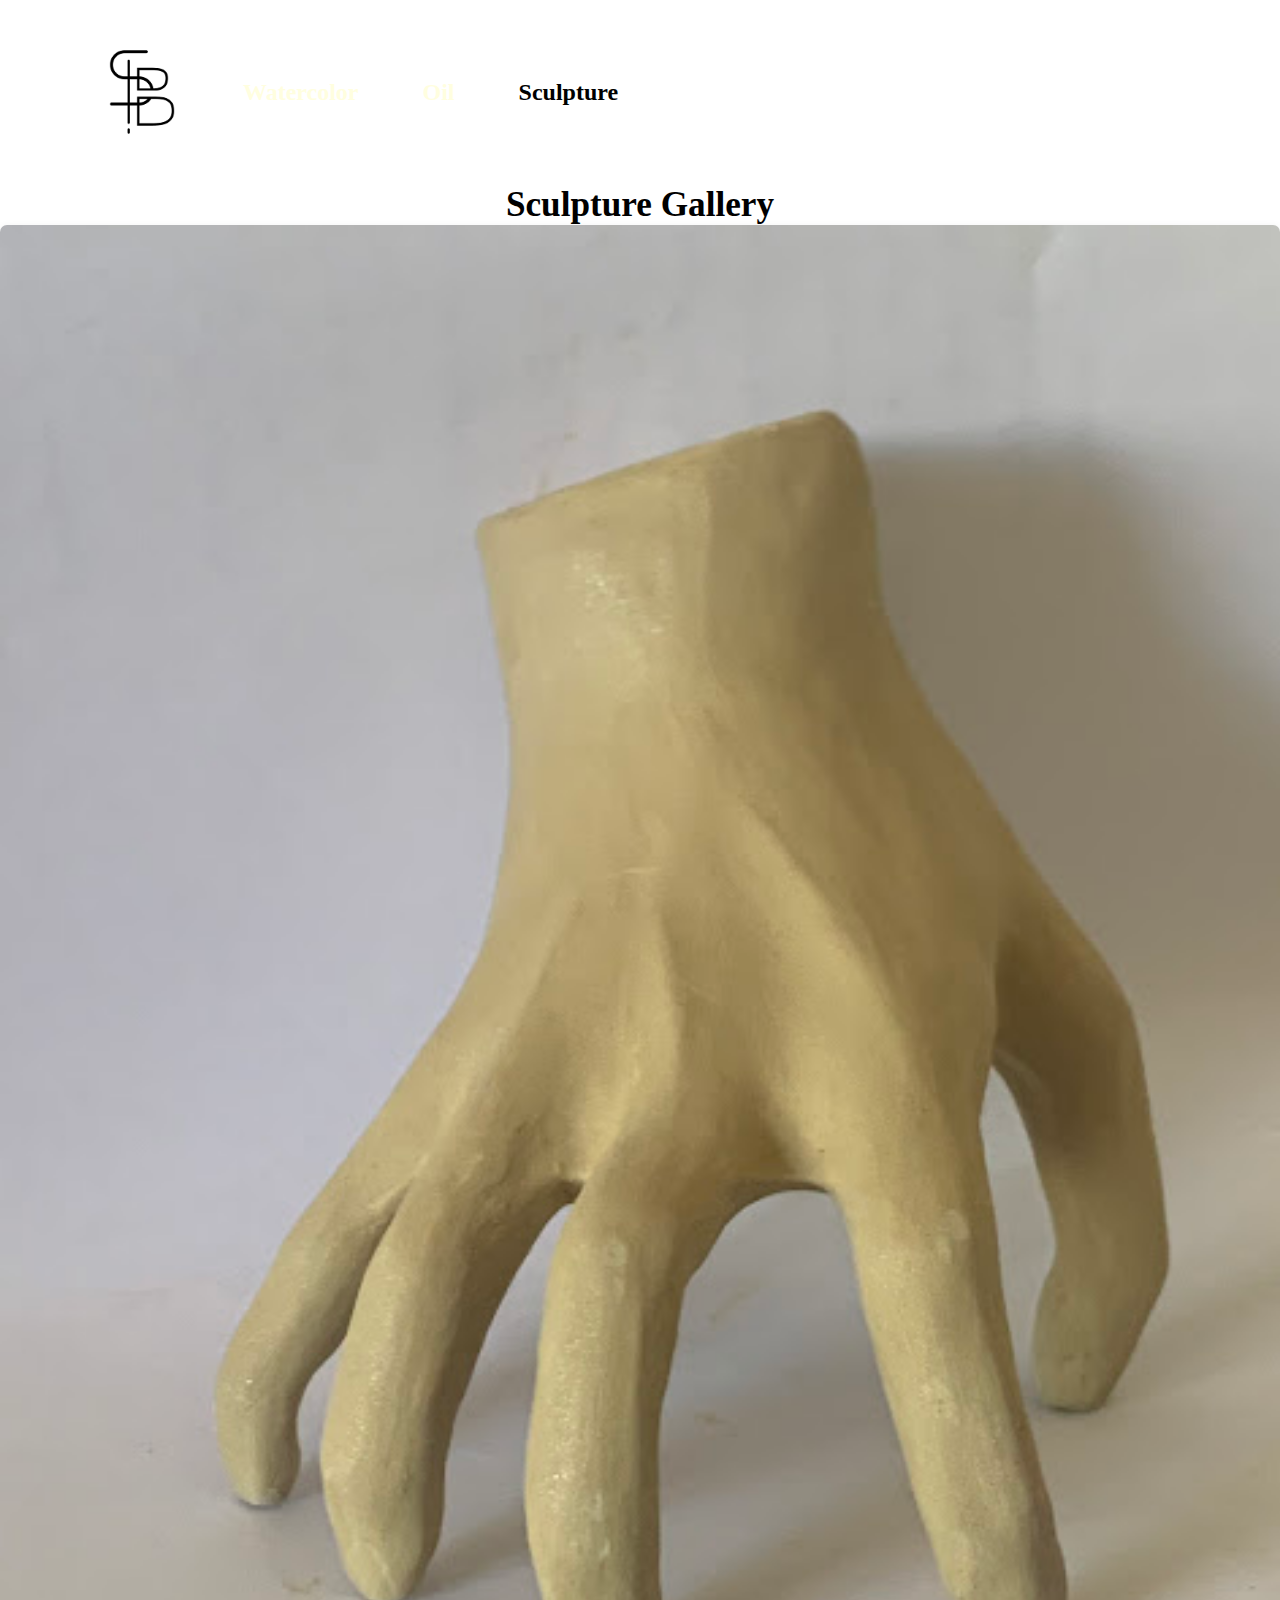
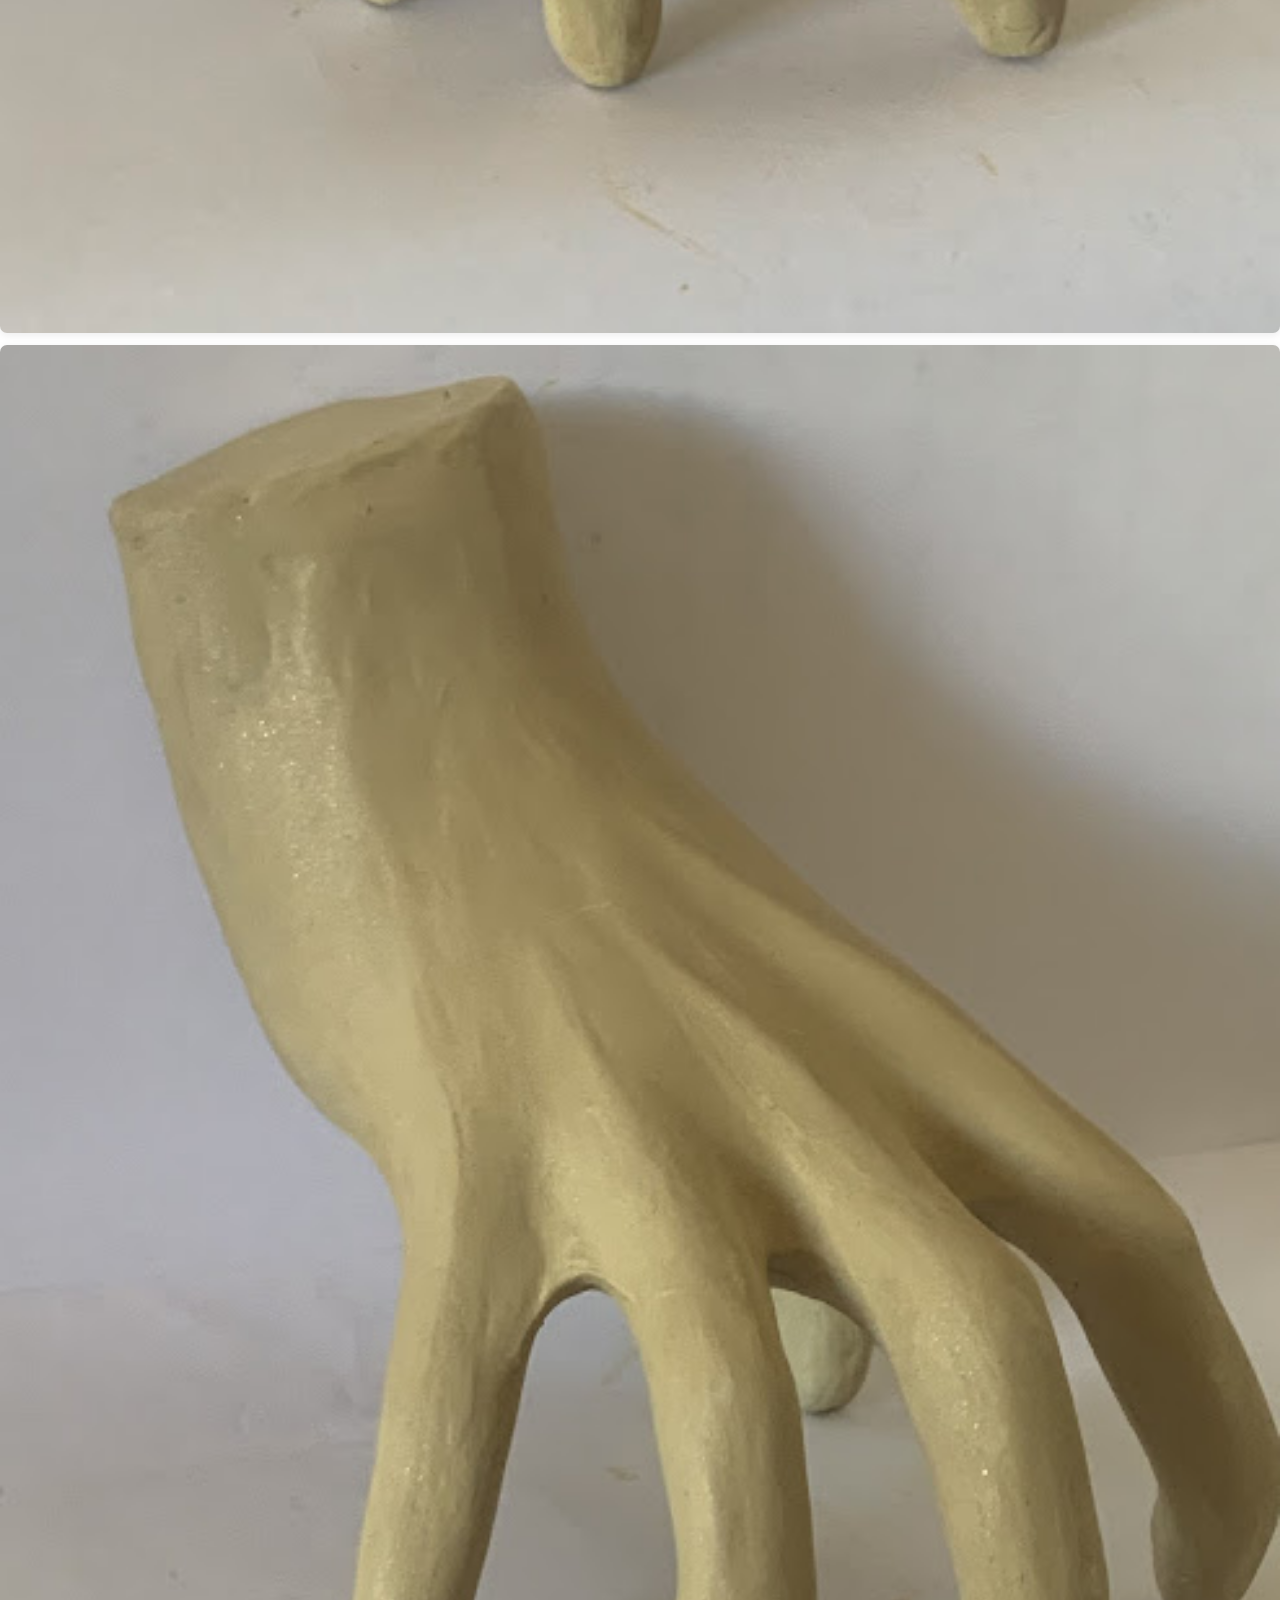
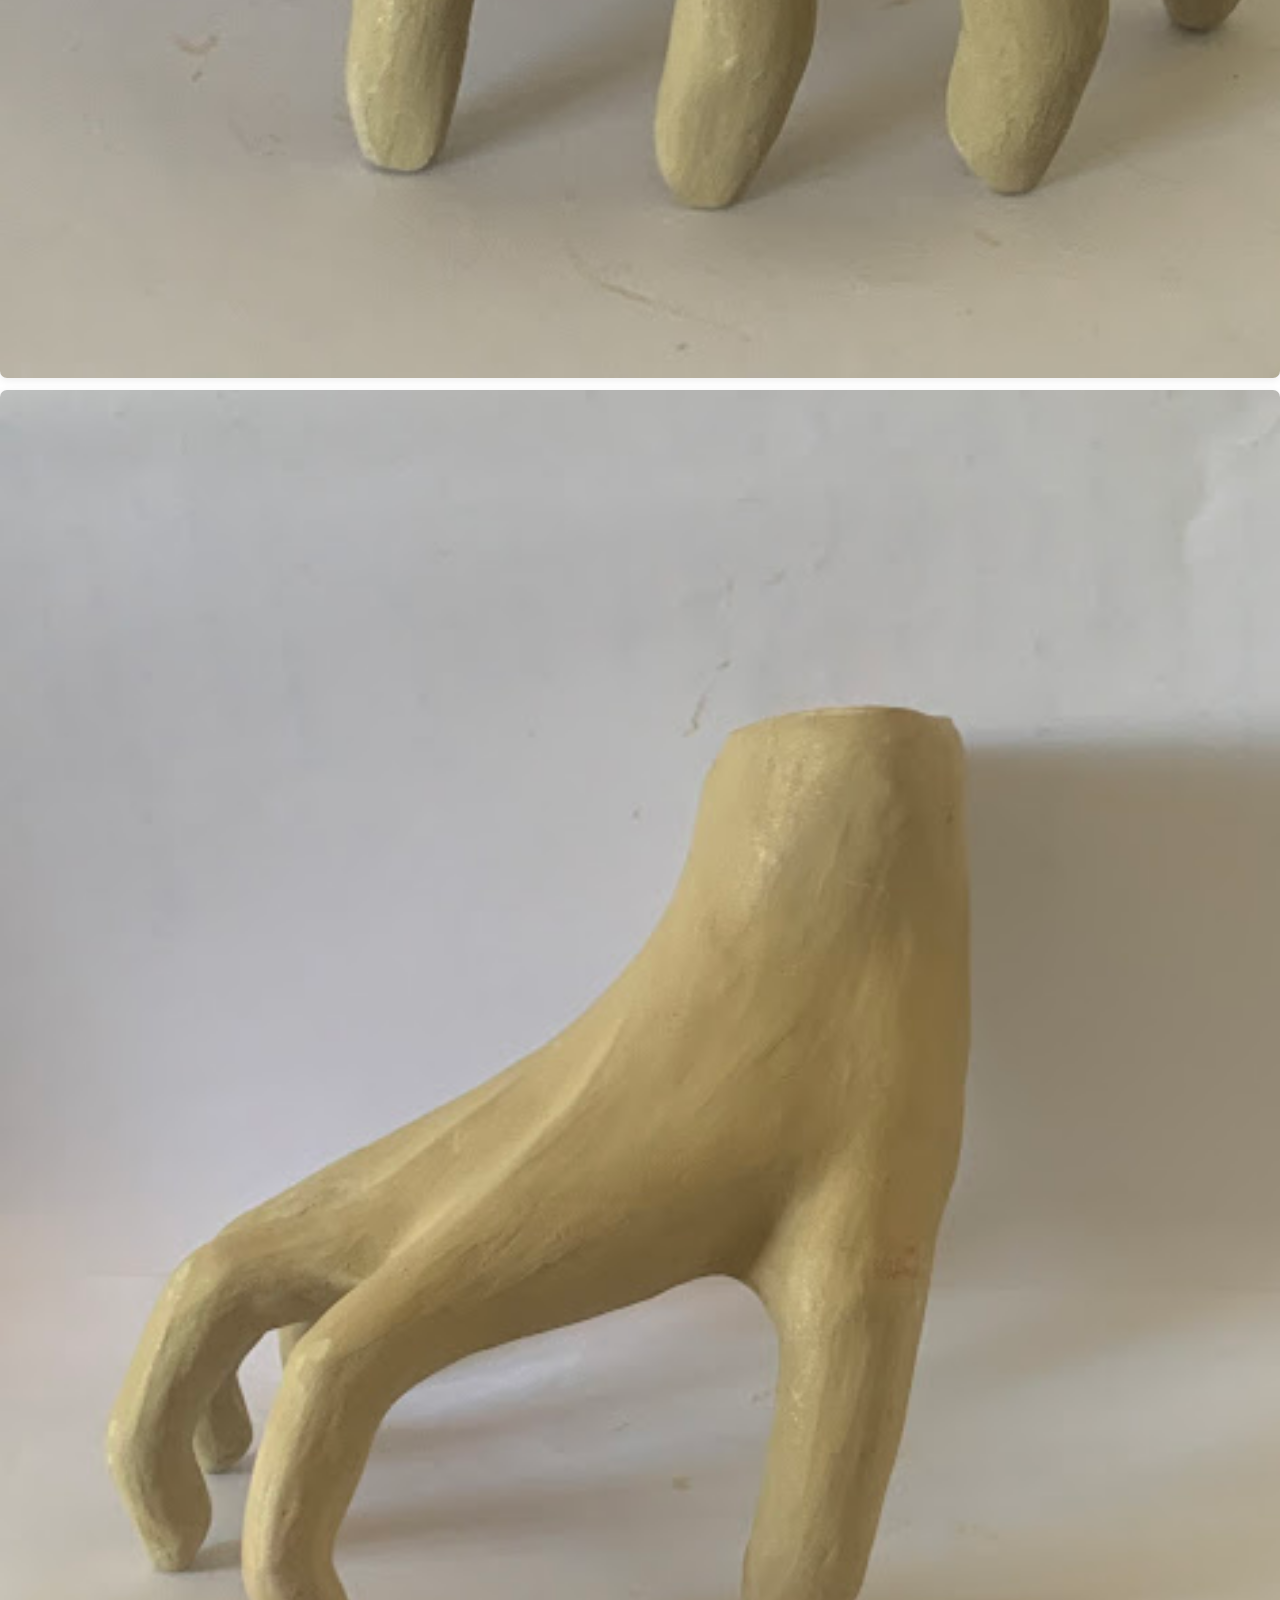
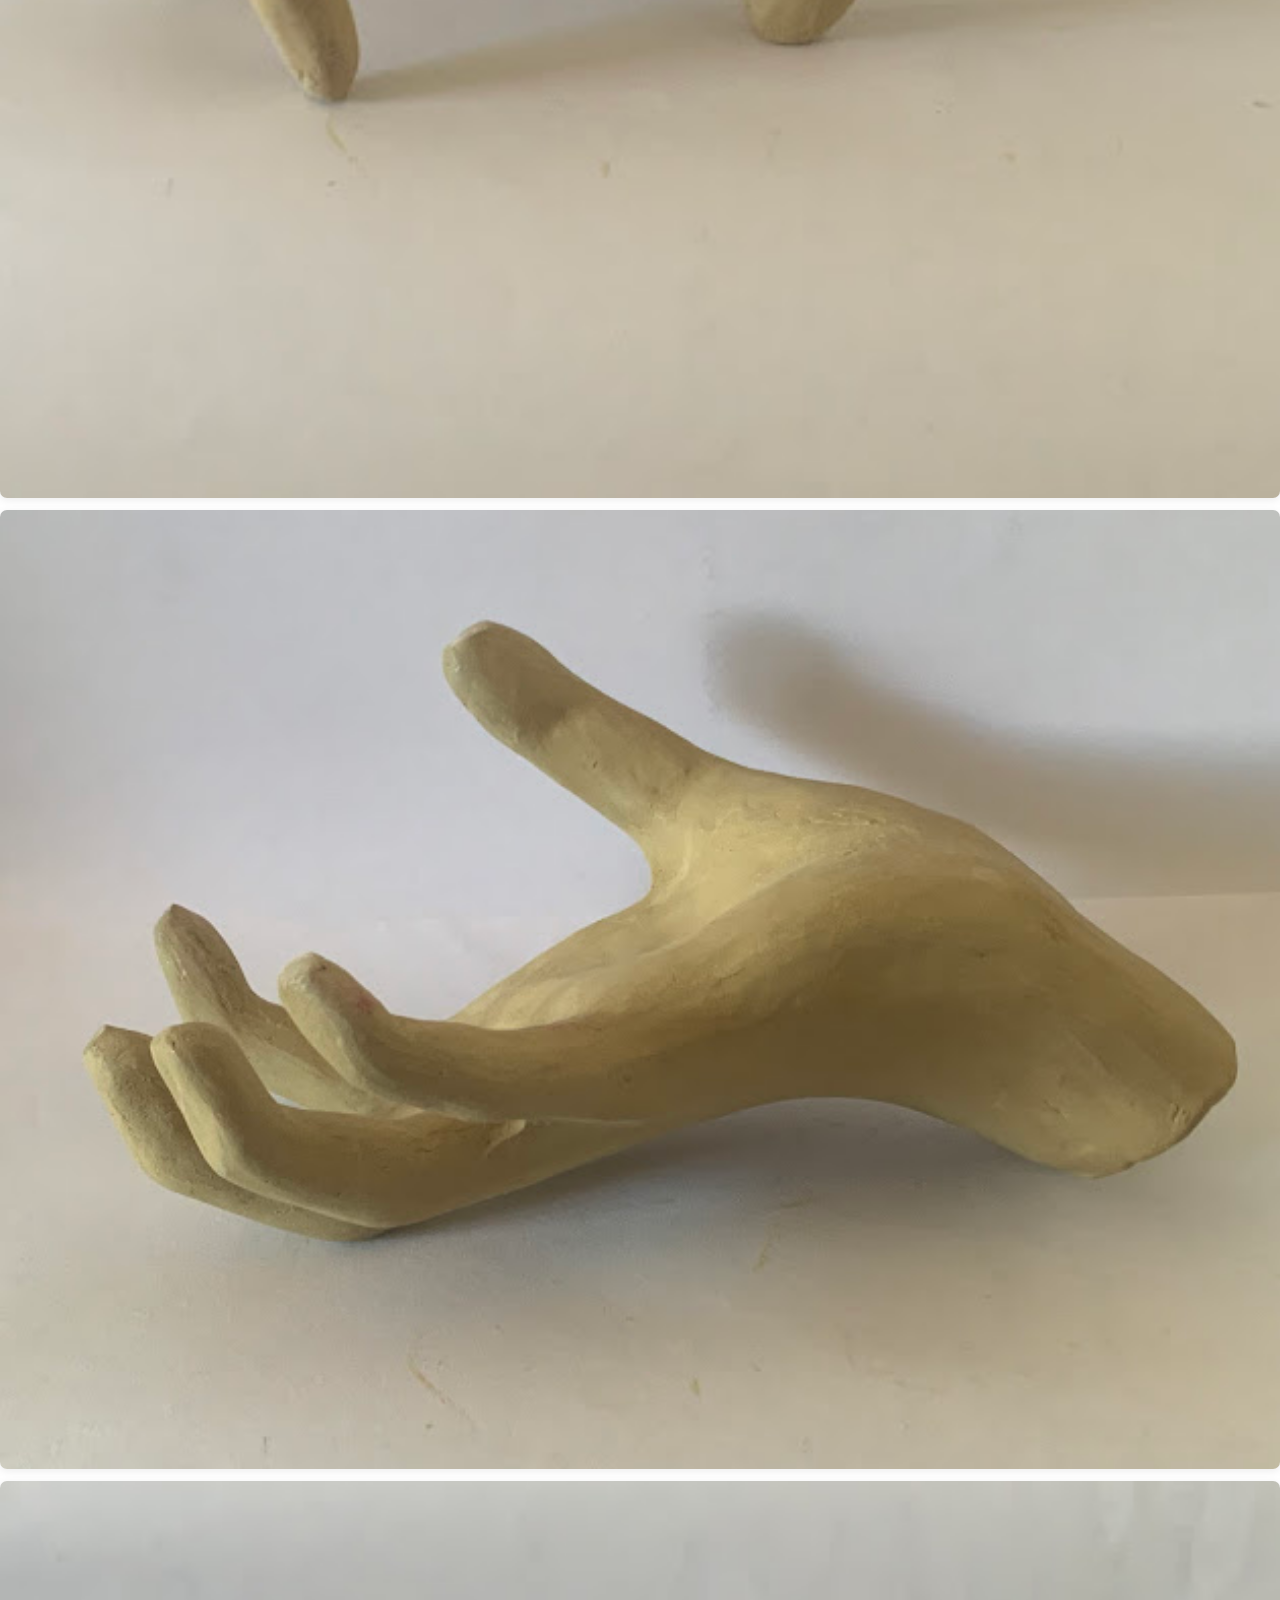
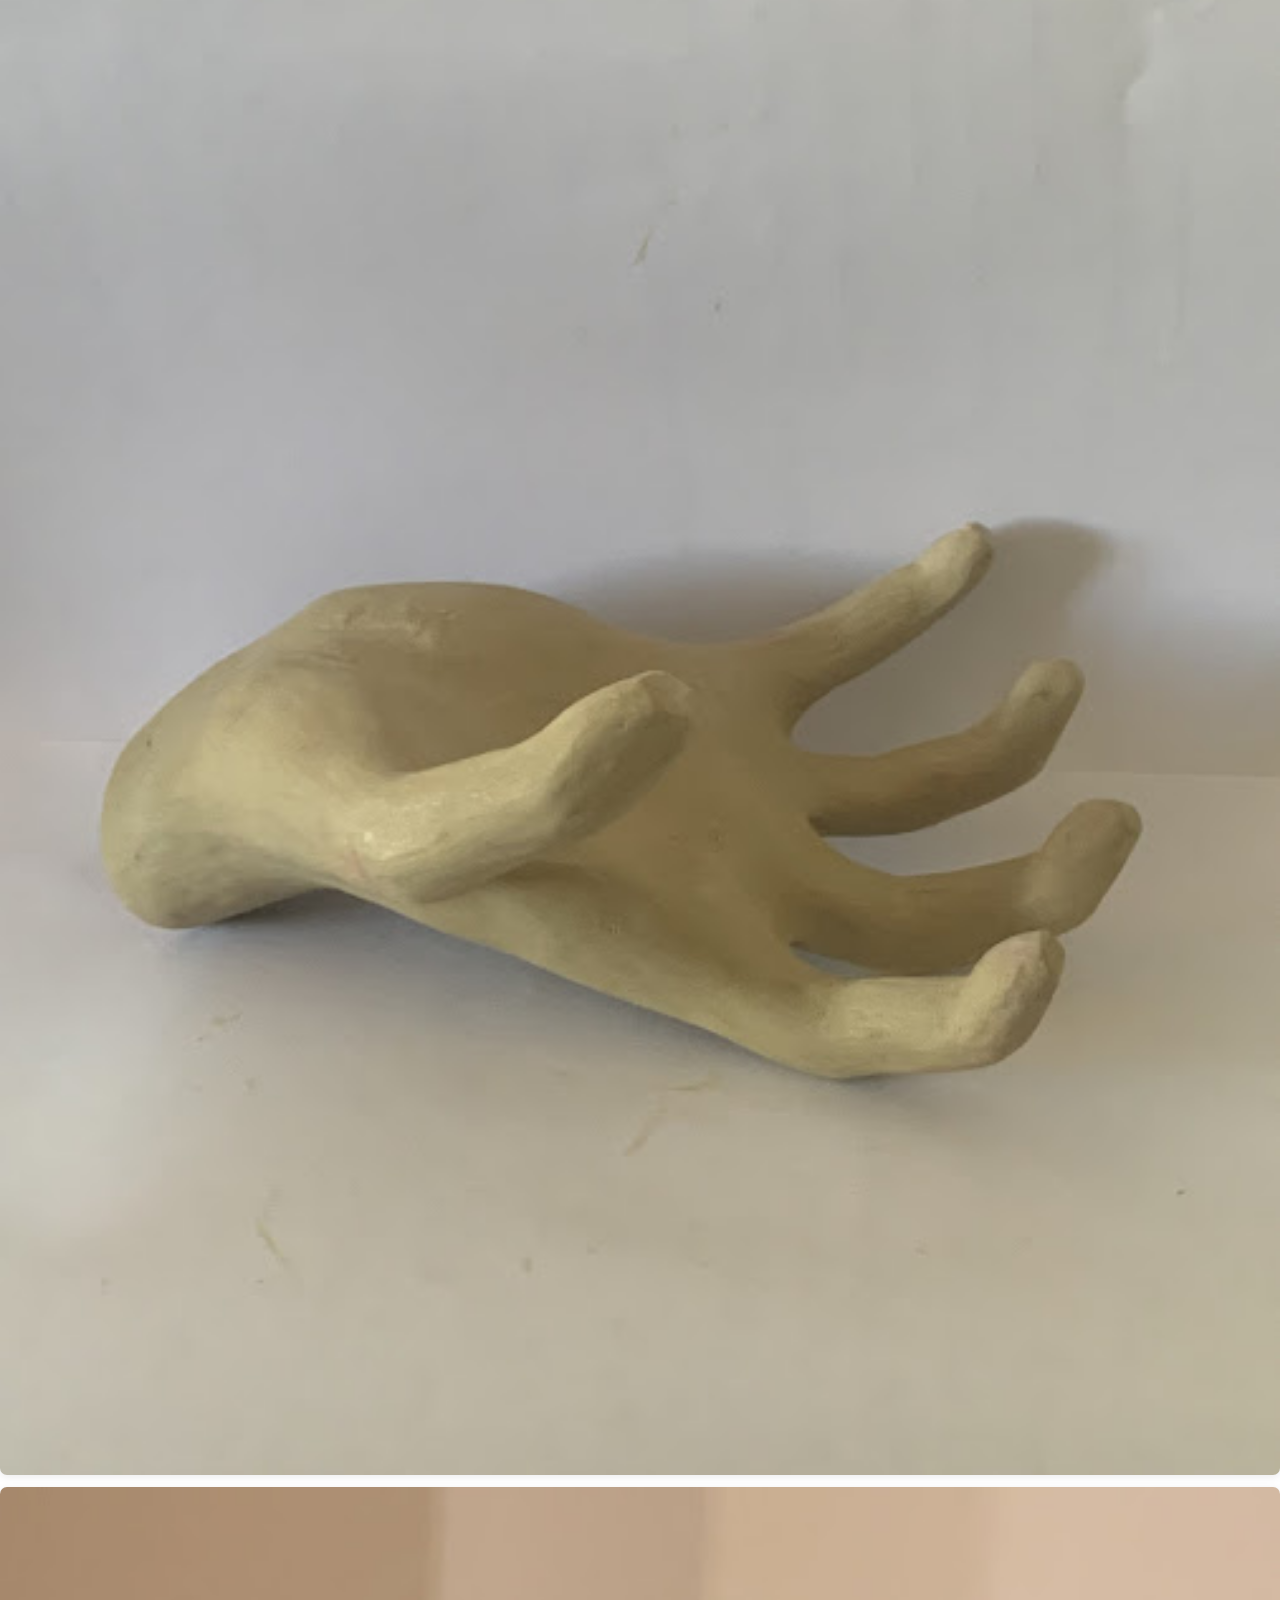
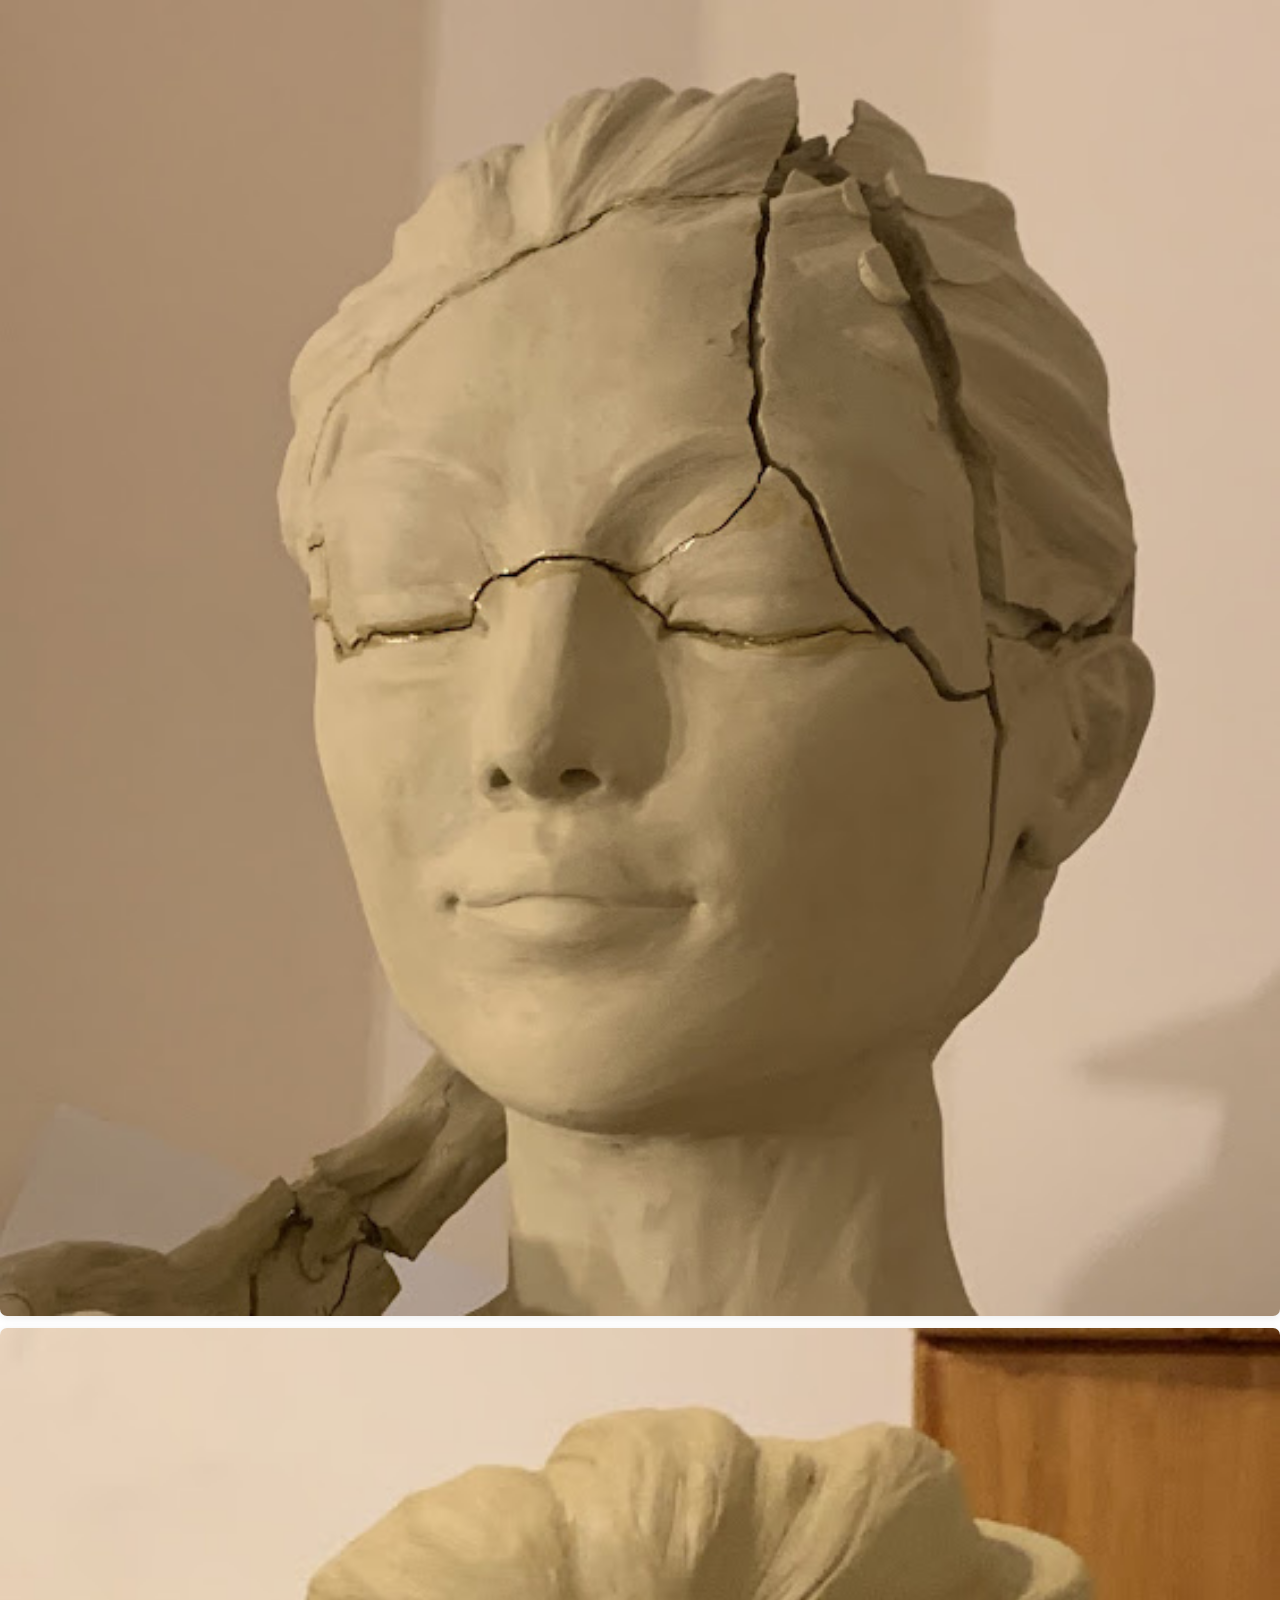
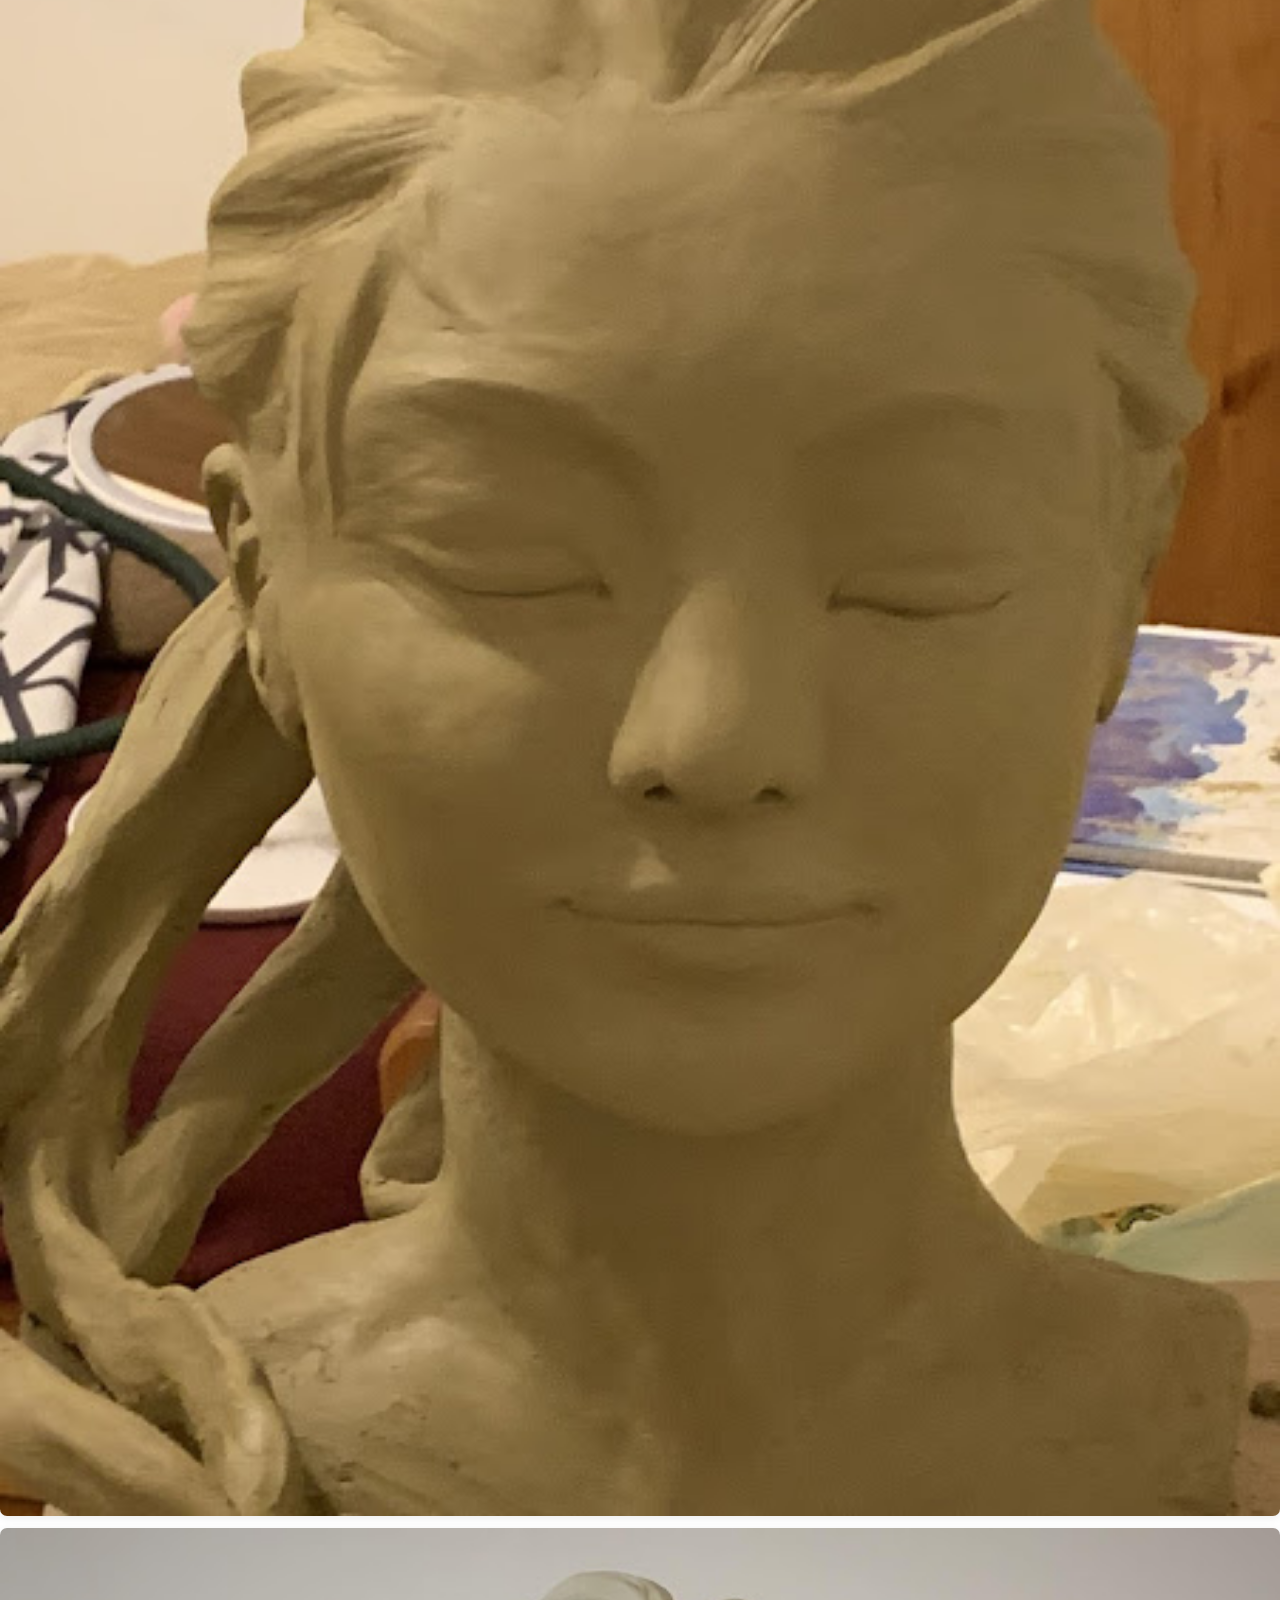
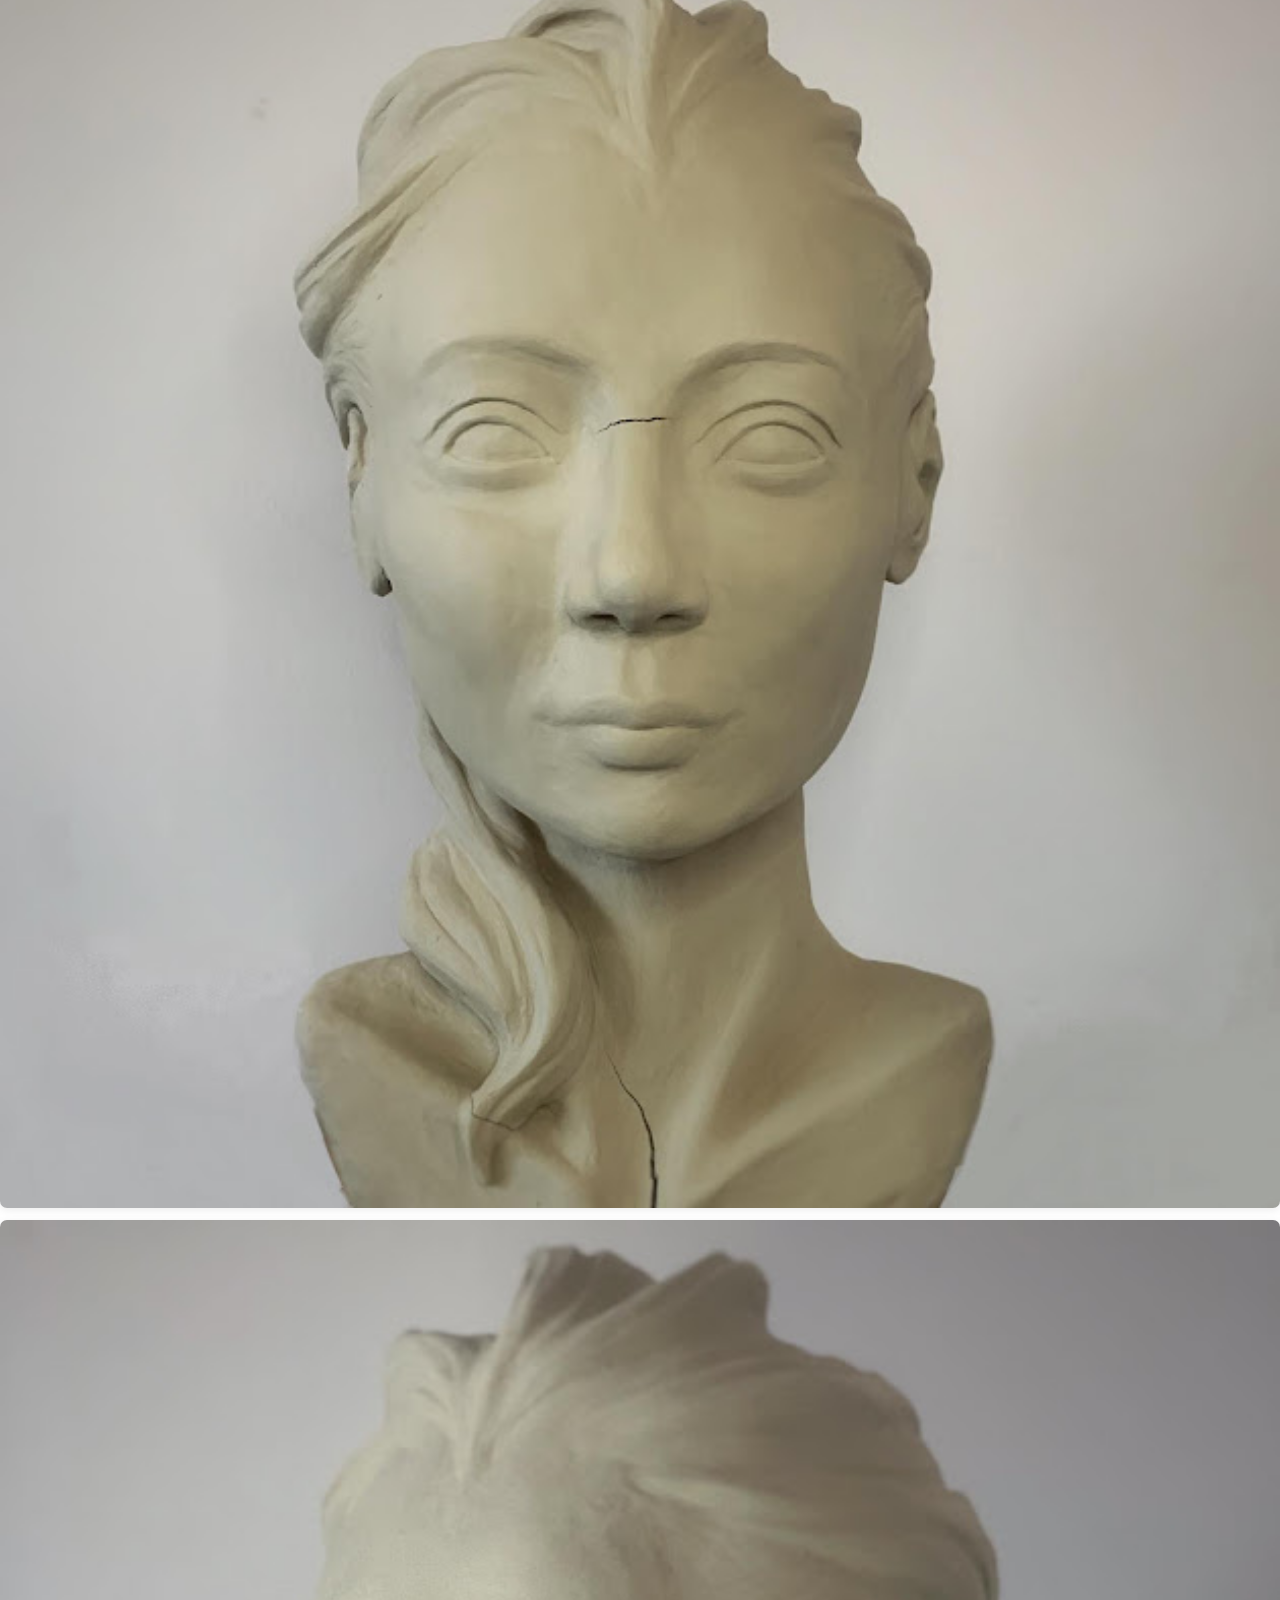
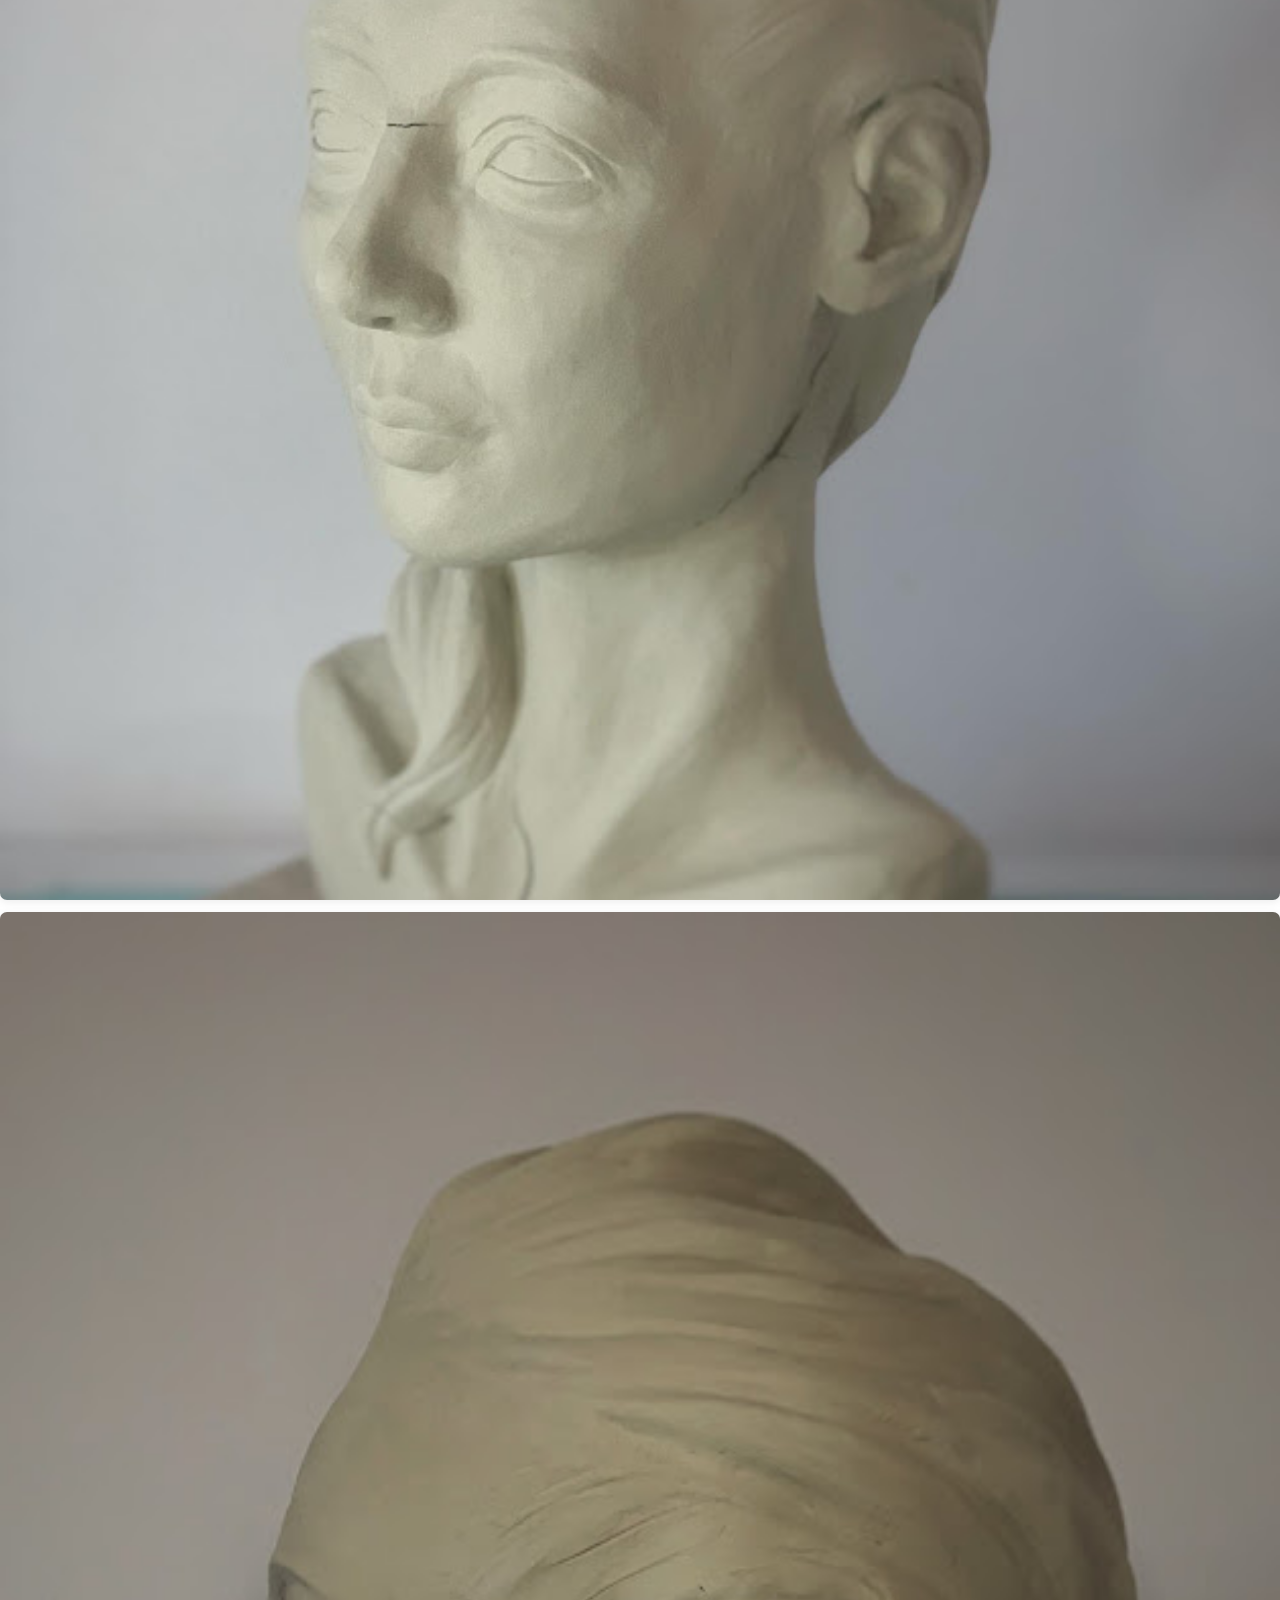
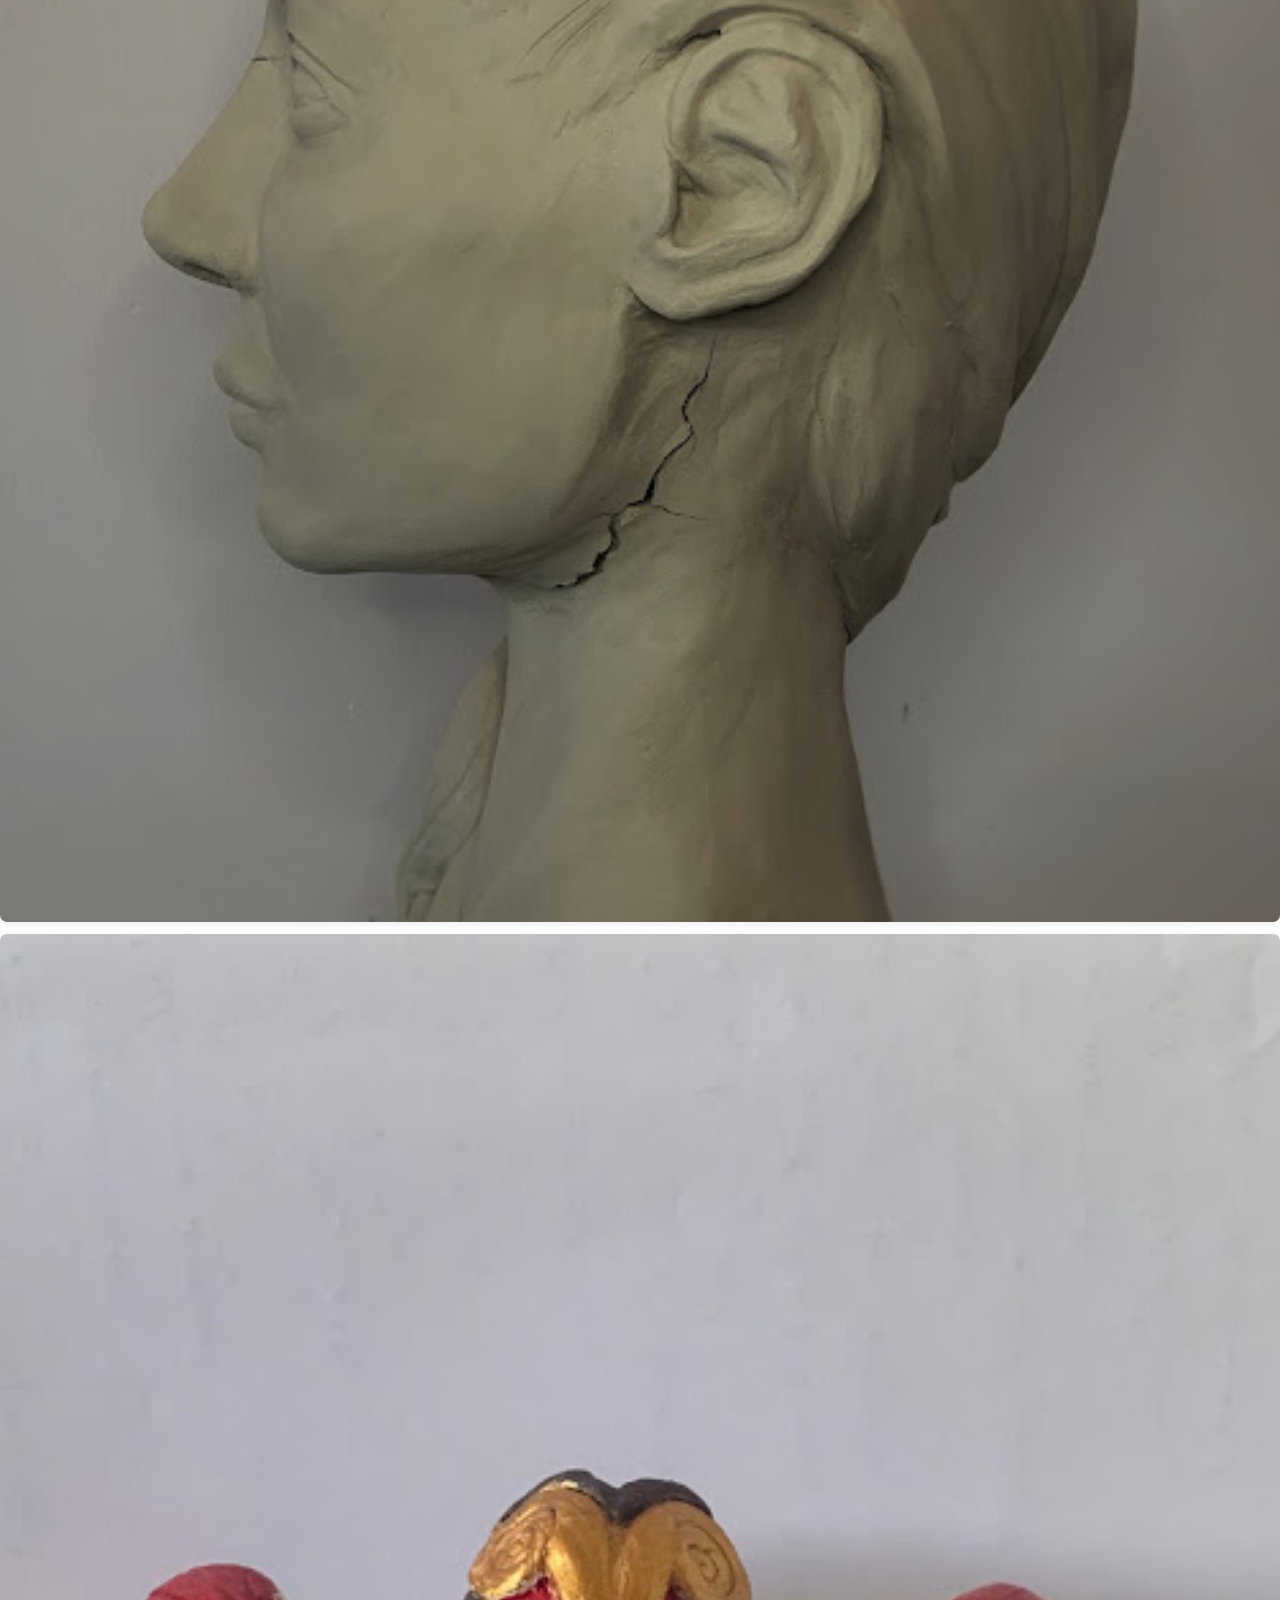
<file: sculpture.html>
<!DOCTYPE html>
<html lang="en">
<head>
    <meta charset="utf-8">
    <meta name="viewport" content="width=device-width, initial-scale=1">
    <title>Sculpture Gallery - Sandor Blanka</title>
    <link rel="stylesheet" href="assets/css/main.min.css">
    <link rel="stylesheet" href="assets/css/custom.css">
    <link rel="stylesheet" href="assets/css/gallery.css">
</head>
<body>
    <div class="nav-main">
        <div class="container">
            <nav class="navbar navbar-expand-lg navbar-light">
                <div class="collapse navbar-collapse" id="navbarNav">
                    <ul class="navbar-nav">
                        <li class="nav-item"><a class="nav-link" href="watercolor.html">Watercolor</a></li>
                        <li class="nav-item"><a class="nav-link" href="oil.html">Oil</a></li>
                        <li class="nav-item"><a class="nav-link" style="color:#000 !important; background:transparent !important;" href="sculpture.html">Sculpture</a></li>
                    </ul>
                </div>
            </nav>
        </div>
    </div>
    <div class="logo-top">
        <a href="index.html">
            <img src="assets/img/new_imgs/logo.png" alt="Logo" class="logo-img logo-img-top">
        </a>
    </div>
    <main role="main">
        <h1 class="main-title">Sculpture Gallery</h1>
        <div class="gallery-grid">
            <img src="assets/img/sculptures/thing 3.jpg" alt="Hand (Thing- Addams Family)" class="gallery-img">
            <img src="assets/img/sculptures/thing 2.jpg" alt="Hand (Thing- Addams Family)" class="gallery-img">
            <img src="assets/img/sculptures/thing 4.jpg" alt="Hand (Thing- Addams Family)" class="gallery-img">
            <img src="assets/img/sculptures/thing 5.jpg" alt="Hand (Thing- Addams Family)" class="gallery-img">
            <img src="assets/img/sculptures/thing 6.jpg" alt="Hand (Thing- Addams Family)" class="gallery-img">
            <img src="assets/img/sculptures/sculpure 2_1.jpg" alt="Broken bust" class="gallery-img">
            <img src="assets/img/sculptures/sculture 2 intact.jpg" alt="Before breaking" class="gallery-img">
            <img src="assets/img/sculptures/sculpture 1_1.jpg" alt="First bust" class="gallery-img">
            <img src="assets/img/sculptures/sculpture 1_2.jpg" alt="First bust" class="gallery-img">
            <img src="assets/img/sculptures/sculpture 1_3.jpg" alt="First bust" class="gallery-img">
            <img src="assets/img/sculptures/mask 1.jpg" alt="Mask" class="gallery-img">
            <img src="assets/img/sculptures/mask 2.jpg" alt="Mask" class="gallery-img">
            <!-- Add more images as needed -->
        </div>
    </main>
    <!-- Modal for image expand -->
    <div id="imgModal" class="modal">
        <span class="close">&times;</span>
        <img class="modal-content" id="modalImg">
        <div id="caption"></div>
    </div>
    <footer class="position-relative">
        <div class="logo-bottom-wrapper">
            <img src="assets/img/new_imgs/logo.png" alt="Logo Large" class="logo-img logo-img-bottom">
        </div>
        <!-- footer unchanged -->
    </footer>
    <script src="assets/js/gallery.js"></script>
</body>
</html>
</file>
<file: assets/css/rtl.css>
/* line 5, src/assets/scss/rtl.scss */
.jumbotron {
  direction: ltr;
  text-align: left;
  margin: 0 2em 0 1em;
  padding-right: 1em;
  margin: 0 !important;
}

/*# sourceMappingURL=../../../scss */
</file>
<file: assets/css/custom.css>
/* Mobile Navigation - Default State (Hidden) */
.logo-nav-mobile-wrapper {
  display: none;
}

.mobile-nav-buttons {
  display: none;
}


/* Navbar styles */
.navbar {
  padding-top: 16px;
  padding-bottom: 16px;
  background: transparent;
}

/* Navbar styles */
.navbar {
  padding-top: 16px;
  padding-bottom: 16px;
  background: transparent;
}
body {
    background: #fff !important;
    color: #000 !important;
}

h1, h2, h3, p, li, a, .statement-text, .main-title, .subtitle {
    color: #000 !important;
    font-family: 'Georgia', serif !important;
}

.main-title {
    text-align: center;
    font-size: 2.2rem;
    font-family: 'Georgia', serif !important;
    margin-top: 30px;
    margin-bottom: 0;
}

.subtitle {
    text-align: center;
    font-size: 1.3rem;
    font-family: 'Georgia', serif !important;
    margin-top: 10px;
    margin-bottom: 16px;
    font-weight: normal;
}

.statement-text {
    font-size: 1.1rem;
    line-height: 1.4;
    font-family: 'Georgia', serif !important;
    margin: 0;
    padding: 0 32px;
}

.statement-section {
    margin: 0 auto 40px auto;
    max-width: 900px;
    text-align: center;
}


/* Portfolio filter buttons - make them black with white text */
#portfolio-filters ul {
    display: flex;
    gap: 18px;
    padding-left: 0;
}

#portfolio-filters li {
    list-style: none;
}
#portfolio-filters a {
    display: inline-block;
    background: #000 !important;   /* Force black background */
    color: #fff !important;        /* Force white text */
    padding: 8px 18px !important;
    border-radius: 4px !important;
    text-decoration: none !important;
    font-family: 'Georgia', serif !important;
    font-size: 1rem !important;
    font-weight: normal !important;
    border: none !important;
    margin-bottom: 6px !important;
    box-shadow: none !important;
}

#portfolio-filters a.active,
#portfolio-filters a:hover {
    background: #222 !important;
    color: #fff !important;
}

/* Remove any Bootstrap btn class on these links */
#portfolio-filters a.btn,
#portfolio-filters a[class*="btn"] {
    background: #000 !important;
    color: #fff !important;
    border: none !important;
}

.navbar-nav .nav-link,
.navbar-nav .nav-link:visited,
.navbar-nav .nav-link:active {
  color: #000 !important;
  background: transparent !important;
  border: none !important;
}
.navbar-nav .nav-link:hover,
.navbar-nav .nav-link:focus {
  color: #222 !important;
  background: transparent !important;
}

.navbar-nav .nav-item {
    color: #000 !important;
    font-family: 'Georgia', serif !important;
    font-size: 1rem !important;
    font-weight: normal !important;
}


  .navbar-nav .nav-link,
  .navbar-nav .nav-link:visited,
  .navbar-nav .nav-link:active {
    color: #000 !important;
    background: transparent !important;
    border: none !important;
    font-size: 1.5rem !important;
    padding: 18px 32px !important;
    line-height: 1.2;
    height: 64px;
    display: flex;
    align-items: center;
  }

.nav-main .container {
  display: flex;
  align-items: flex-start;
  justify-content: flex-start;
  gap: 32px;
  margin-left: 180px;
  margin-top: 28px;
}
.navbar-nav .nav-link:focus,
.navbar-nav .nav-item.active .nav-link {
    color: #222 !important;
    background: transparent !important;
}

/* Main page huge buttons styles - horizontal layout with images */
.main-buttons {
  display: flex;
  flex-direction: row;
  gap: 32px;
  margin: 40px 0;
  padding: 0;
  justify-content: center;
}
.main-buttons li {
  list-style: none;
  width: 100%;
  flex: 1 1 0;
}
.main-btn {
  display: flex;
  align-items: center;
  justify-content: center;
  width: 100%;
  min-height: 120px;
  font-size: 2.5rem;
  font-weight: 700;
  color: #fff !important;
  border-radius: 18px;
  text-decoration: none;
  background-size: cover !important;
  background-position: center !important;
  box-shadow: 0 4px 24px rgba(0,0,0,0.10);
  transition: transform 0.18s cubic-bezier(.4,1.4,.6,1), box-shadow 0.18s;
  border: none;
  outline: none;
  position: relative;
  overflow: hidden;
  height: 120px;
  cursor: pointer;
}
.main-btn .btn-label {
  background: transparent;
  padding: 12px 32px;
  border-radius: 12px;
  font-family: 'Georgia', serif;
  font-size: 2.2rem;
  letter-spacing: 1px;
}
.main-btn:hover, .main-btn:focus {
  transform: scale(1.03);
  box-shadow: 0 8px 32px rgba(0,0,0,0.18);
  z-index: 2;
}
.main-btn.watercolor-btn {
  background-image: url('../img/watercolor/alice in wonderland.jpg') !important;
  background-color: transparent !important;
}
.main-btn.oil-btn {
  background-image: url('../img/oil/ethereal death.jpg') !important;
  background-color: transparent !important;
}
.main-btn.sculpture-btn {
  background-image: url('../img/sculptures/mask 1.jpg') !important;
  background-color: transparent !important;
  color: #fff !important;
  border: none !important;
}
@media (max-width: 900px) {
  .main-buttons {
    flex-direction: column;
    gap: 24px;
  }
  .main-btn {
    font-size: 1.3rem;
    min-height: 80px;
    height: 80px;
  }
  .main-btn .btn-label {
    font-size: 1.1rem;
    padding: 8px 12px;
  }
}

/* Logo styles */
.logo-top {
  position: absolute;
  top: 32px;
  left: 32px;
  z-index: 10;
  height: 120px;
  display: flex;
  align-items: center;
  justify-content: center;
  width: 220px;
}
.logo-img-top {
  height: 120px;
  width: 120px;
  border-radius: 0;
  box-shadow: none;
}
@media (max-width: 768px) {
  .logo-top {
    top: 12px;
    left: 12px;
    height: 70px;
  }
  .logo-img-top {
    height: 70px;
  }
}
.logo-bottom-wrapper {
  width: 100%;
  display: flex;
  justify-content: center;
  align-items: flex-end;
  min-height: 220px;
  position: relative;
}

  .slideshow-arrow {
    position: absolute;
    top: 50%;
    transform: translateY(-50%);
    background: rgba(0,0,0,0.4);
    color: #fff;
    border: none;
    font-size: 2.5rem;
    width: 48px;
    height: 64px;
    cursor: pointer;
    z-index: 10;
    border-radius: 8px;
    transition: background 0.2s;
  }
  .slideshow-arrow#slideshow-prev {
    left: 26px;
  }
  .slideshow-arrow#slideshow-next {
    right: 86px;
  }
  .slideshow-arrow:hover, .slideshow-arrow:focus {
    background: rgba(0,0,0,0.7);
  }
.logo-img-bottom {
  height: 220px;
  width: auto;
  border-radius: 0;
  box-shadow: none;
  margin-bottom: 24px;
}
@media (max-width: 768px) {
  .logo-bottom-wrapper {
    min-height: 120px;
  }
  .logo-img-bottom {
    height: 120px;
    margin-bottom: 12px;
  }
}

/* Main page slideshow styles */
.main-slideshow {
  width: 80vw;
  max-width: 1200px;
  margin: 40px auto 0 auto;
  min-height: 480px;
  overflow: hidden;
  position: relative;
  left: 0;
  transform: none;
  padding-left: 32px;
  padding-right: 32px;
}

@media (max-width: 600px) {
  .main-slideshow {
    width: 100vw;
    margin: 0;
    padding: 0;
    min-height: 180px;
  }
  .slideshow-img {
    width: 100vw;
    height: 180px;
    left: 100vw;
  }
  .slideshow-img.active {
    left: 0;
  }
  .slideshow-img.prev {
    left: -100vw;
  }
}
.slideshow-img {
  position: absolute;
  top: 0;
  left: 100%;
  width: calc(100% - 64px);
  height: 480px;
  object-fit: cover;
  transition: left 0.8s cubic-bezier(.4,1.4,.6,1);
  border-radius: 0;
  box-shadow: none;
  opacity: 1;
  z-index: 1;
}
.slideshow-img.active {
  left: 0;
  z-index: 2;
}
.slideshow-img.prev {
  left: -100vw;
  z-index: 1;
}
@media (max-width: 900px) {
  .main-slideshow {
    min-height: 200px;
    width: 98vw;
    max-width: 100vw;
    padding-left: 4vw;
    padding-right: 4vw;
  }
  .slideshow-img, .slideshow-img.active, .slideshow-img.prev {
    height: 200px;
    width: calc(100% - 8vw);
  }
}


.ref-buttons {
  display: flex;
  flex-direction: row;
  gap: 32px;
  justify-content: center;
  margin: 40px 0;
}
.ref-btn {
  position: relative;
  display: flex;
  align-items: center;
  justify-content: center;
  text-decoration: none;
  border: none;
  background: none;
  cursor: pointer;
}
.ref-button-img {
  height: 320px;
  width: 480px;
  object-fit: cover;
  border-radius: 0;
  box-shadow: none;
  display: block;
}
.ref-btn-label {
  position: absolute;
  left: 50%;
  top: 50%;
  transform: translate(-50%, -50%);
  color: #fff;
  background: none;
  padding: 18px 48px;
  border-radius: 12px;
  font-size: 2.2rem;
  font-family: 'Georgia', serif;
  font-weight: 700;
  letter-spacing: 1px;
  pointer-events: none;
}
.ref-btn:hover .ref-button-img,
.ref-btn:focus .ref-button-img {
  filter: brightness(0.85);
  transform: scale(1.03);
  transition: filter 0.2s, transform 0.2s;
}
@media (max-width: 900px) {
  .ref-buttons {
    flex-direction: column;
    gap: 24px;
  }
  .ref-button-img {
    height: 120px;
    width: 100%;
  }
  .ref-btn-label {
    font-size: 1.1rem;
    padding: 8px 12px;
  }
  /* padding-top: 16px;
  padding-bottom: 16px;
  background: transparent; */
}



/* Mobile Navigation - Styles */
@media (max-width: 600px) {
  * {
    margin: -6px;
    padding: 0;
    box-sizing: border-box;
  }

  html, body {
    width: 100vw !important;
    max-width: 100vw !important;
    min-width: 100vw !important;
    overflow-x: hidden !important;
    margin: 0 !important;
    padding: 0 !important;
    box-sizing: border-box !important;
    position: relative;
  }

  .logo-nav-mobile-wrapper {
    display: flex;
    flex-direction: column;
    align-items: center;
    justify-content: center;
    width: 100vw;
    margin: 0 auto 8px auto;
    padding: 0;
    box-sizing: border-box;
  }

  .mobile-nav-buttons {
    display: flex;
    flex-direction: row;
    justify-content: stretch;
    align-items: stretch;
    gap: 0;
    margin-bottom: 12px;
    width: 100vw;
    box-sizing: border-box;
    padding: 0;
  }

  .mobile-nav-link {
    flex: 1 1 0;
    display: block;
    padding: 14px 0;
    font-size: 1.1rem;
    color: #222;
    background: #fff;
    border-radius: 0;
    text-decoration: none;
    box-shadow: none;
    border: none;
    margin: 0;
    transition: background 0.2s, color 0.2s;
    text-align: center;
  }

  .mobile-nav-link:hover, .mobile-nav-link:focus {
    background: #f0f0f0;
    color: #000;
  }
}

/* Base styles for mobile elements - hidden by default */
.mobile-nav-buttons,
.logo-nav-mobile-wrapper {
  display: none;
}

/* Show mobile elements only on mobile */
@media (max-width: 600px) {
  .mobile-nav-buttons,
  .logo-nav-mobile-wrapper {
    display: flex;
  }

  .logo-top {
    position: static;
    width: 100vw;
    max-width: 100vw;
    min-width: 100vw;
    display: flex;
    justify-content: center;
    align-items: center;
    margin-top: 12px;
    margin-bottom: 8px;
    box-sizing: border-box;
    padding: 0;
  }
  .logo-img-top {
    height: 96px;
    width: auto;
    max-width: 96px;
    aspect-ratio: 1/1;
    object-fit: contain;
    margin: 0 auto;
    display: block;
  }
  .nav-main .container {
    flex-direction: column;
    align-items: center;
    margin-left: 0;
    margin-top: 8px;
    gap: 8px;
  }
  .navbar-nav {
    flex-direction: column;
    width: 100%;
    align-items: center;
    gap: 8px;
  }
  .navbar-nav .nav-link {
    font-size: 1.1rem !important;
    padding: 12px 0 !important;
    width: 100%;
    text-align: center;
  }
  .ref-buttons {
    display: flex;
    flex-direction: column;
    gap: 0;
    margin: 0;
    width: 100%;
    align-items: stretch;
    justify-content: stretch;
    padding: 0;
    box-sizing: border-box;
    overflow: hidden;
    height: calc(100vh - 100px);
  }
  .ref-btn {
    width: 100%;
    margin: 0;
    padding: 0;
    border: none;
    box-sizing: border-box;
    display: block;
  }
  .ref-button-img {
    height: 26.33vh;
    width: 100%;
    margin: 0;
    padding: 0;
    display: block;
    border-radius: 0;
    box-sizing: border-box;
    object-fit: cover;
  }
  .ref-btn-label {
    font-size: 1rem;
    padding: 6px 10px;
  }
  .main-slideshow {
    min-height: 180px;
    width: 100vw;
    max-width: 100vw;
    padding: 0;
    margin: 0;
    overflow: hidden;
  }
  .slideshow-img, .slideshow-img.active, .slideshow-img.prev {
    height: 205px;
    width: 100vw;
  }
  .slideshow-arrow {
    width: 36px;
    height: 48px;
    font-size: 1.6rem;
    top: 50%;
    transform: translateY(-50%);
    background: rgba(255,255,255,0.8);
    z-index: 10;
  }
  .slideshow-arrow#slideshow-next {
    right: 20px;
    left: auto;
  }
  .slideshow-arrow#slideshow-prev {
    left: 10px;
    right: auto;
  }
  .logo-bottom-wrapper {
    min-height: 60px;
  }
  .logo-img-bottom {
    height: 60px;
    margin-bottom: 8px;
  }
  .contact-info {
    margin-top: 8px !important;
  }
  .contact-btn img {
    height: 40px !important;
    width: 40px !important;
    border-radius: 8px !important;
  }
}
</file>
<file: assets/css/gallery.css>
@media (max-width: 600px) {
    .modal-content {
        position: relative;
        max-width: 90vw;
        max-height: 60vh;
        margin: 0 auto;
        display: block;
    }
            .close {
                position: absolute !important;
                top: 12px !important;
                right: 12px !important;
                font-size: 32px !important;
                background: rgba(0,0,0,0.3);
                border-radius: 50%;
                padding: 4px 10px;
                z-index: 10001;
                box-shadow: 0 2px 8px rgba(0,0,0,0.15);
            }
        }
    .gallery-grid {
        display: flex !important;
        flex-direction: column !important;
        gap: 12px !important;
        padding: 0 !important;
        max-width: 100vw !important;
        align-items: center !important;
        justify-content: flex-start !important;
        width: 100vw !important;
    }
    .gallery-img {
        width: 100vw !important;
        max-width: 100vw !important;
        height: auto !important;
        margin: 0 !important;
        border-radius: 7px !important;
        aspect-ratio: unset !important;
        object-fit: contain !important;
        box-shadow: 0 2px 8px rgba(0,0,0,0.08);
    }

.gallery-grid {
    display: grid;
    grid-template-columns: repeat(3, 1fr);
    gap: 18px;
    padding: 40px;
    max-width: 1200px;
    margin: 0 auto;
}
.gallery-img {
    width: 100%;
    aspect-ratio: 4/3; /* Modern browsers */
    object-fit: cover;
    cursor: pointer;
    border-radius: 7px;
    box-shadow: 0 2px 8px rgba(0,0,0,0.08);
    transition: transform 0.2s;
}
.gallery-img:hover {
    transform: scale(1.03);
}
/* Modal styles */
.modal {
    display: none;
    position: fixed;
    z-index: 9999;
    padding-top: 40px;
    left: 0; top: 0;
    width: 100%; height: 100%;
    overflow: auto;
    background: rgba(0,0,0,0.92);
}
.modal-content {
    margin: auto;
    display: block;
    max-width: 90vw;
    max-height: 80vh;
    width: auto;
    height: auto;
    border-radius: 12px;
    box-shadow: 0 8px 40px rgba(0,0,0,0.7);
    object-fit: contain;
    background: #fff;
}
.close {
    position: absolute;
    top: 12px !important;
    right: 12px !important;
    color: #fff;
    font-size: 32px !important;
    font-weight: bold;
    cursor: pointer;
    z-index: 10001;
    box-shadow: 0 2px 8px rgba(0,0,0,0.15);
}
#caption {
    text-align: center;
    color: #ccc;
    padding: 10px 0;
    font-size: 1rem;
}
</file>
